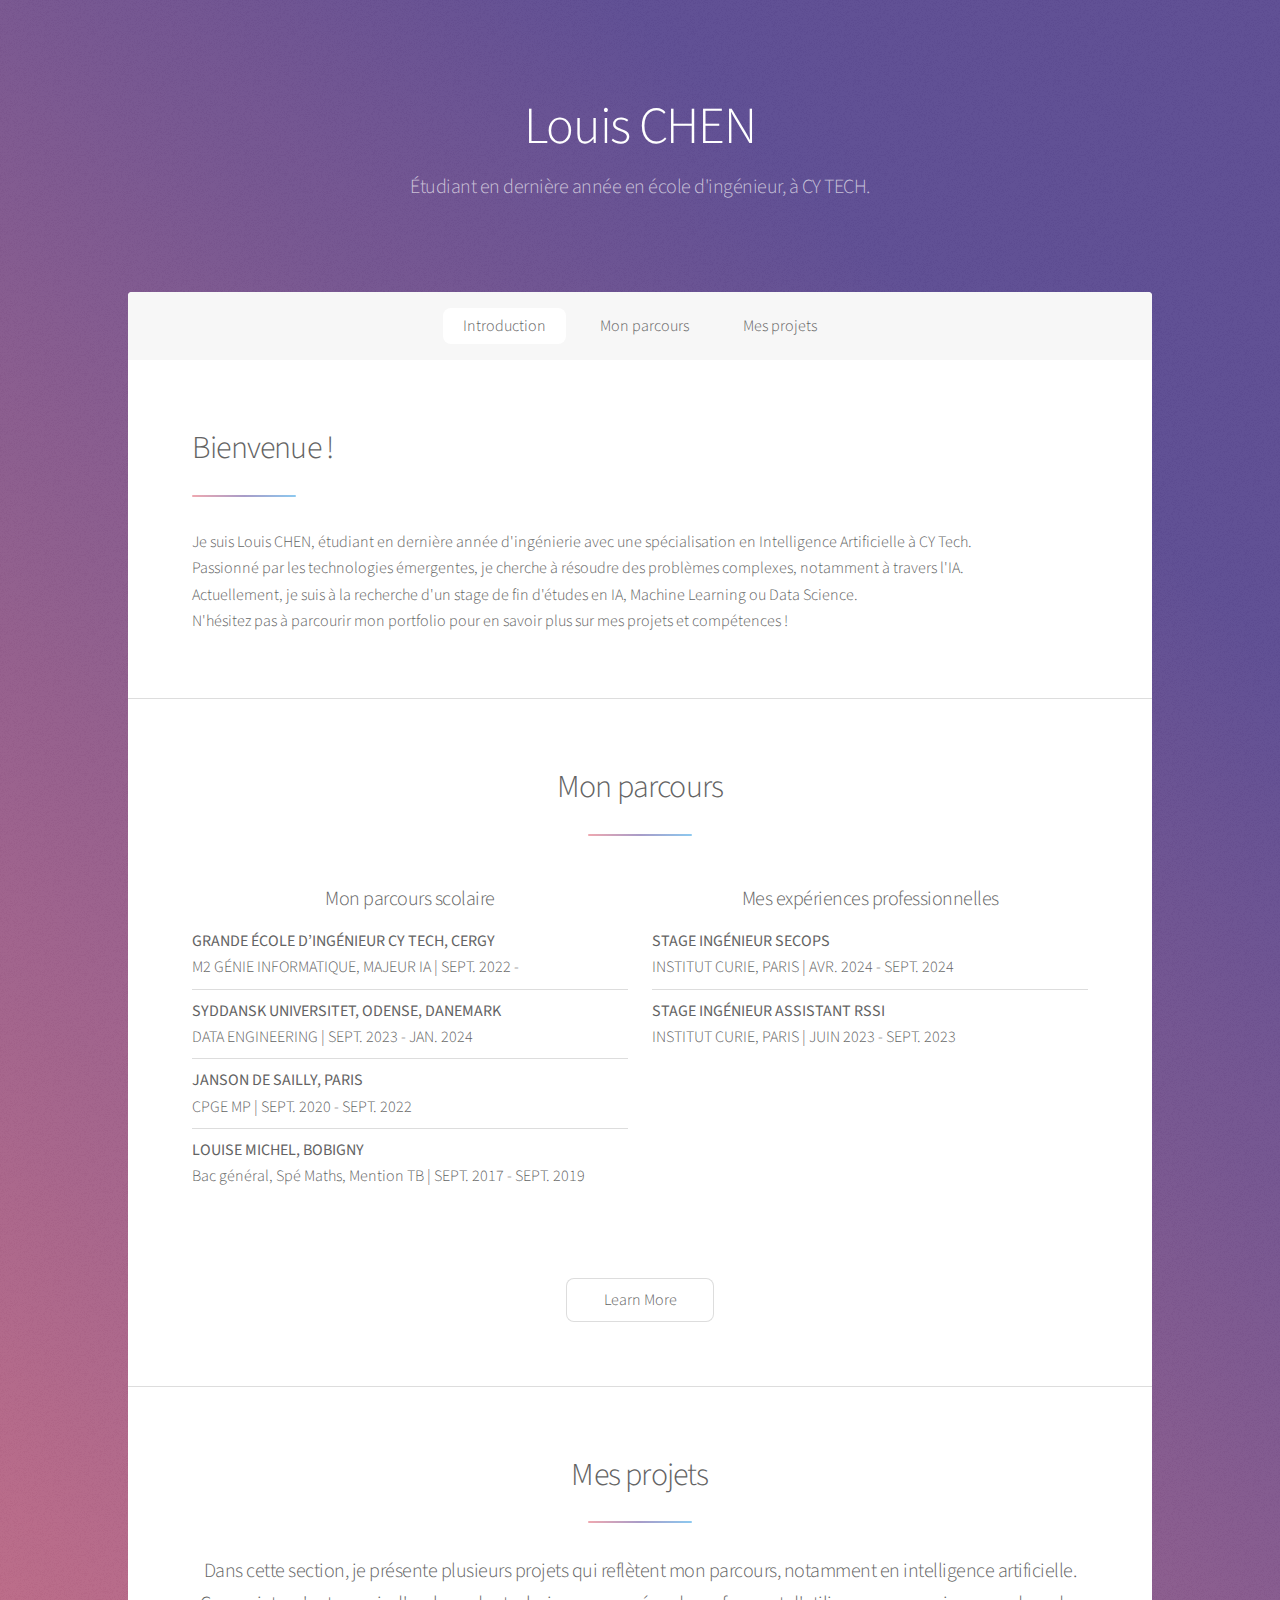
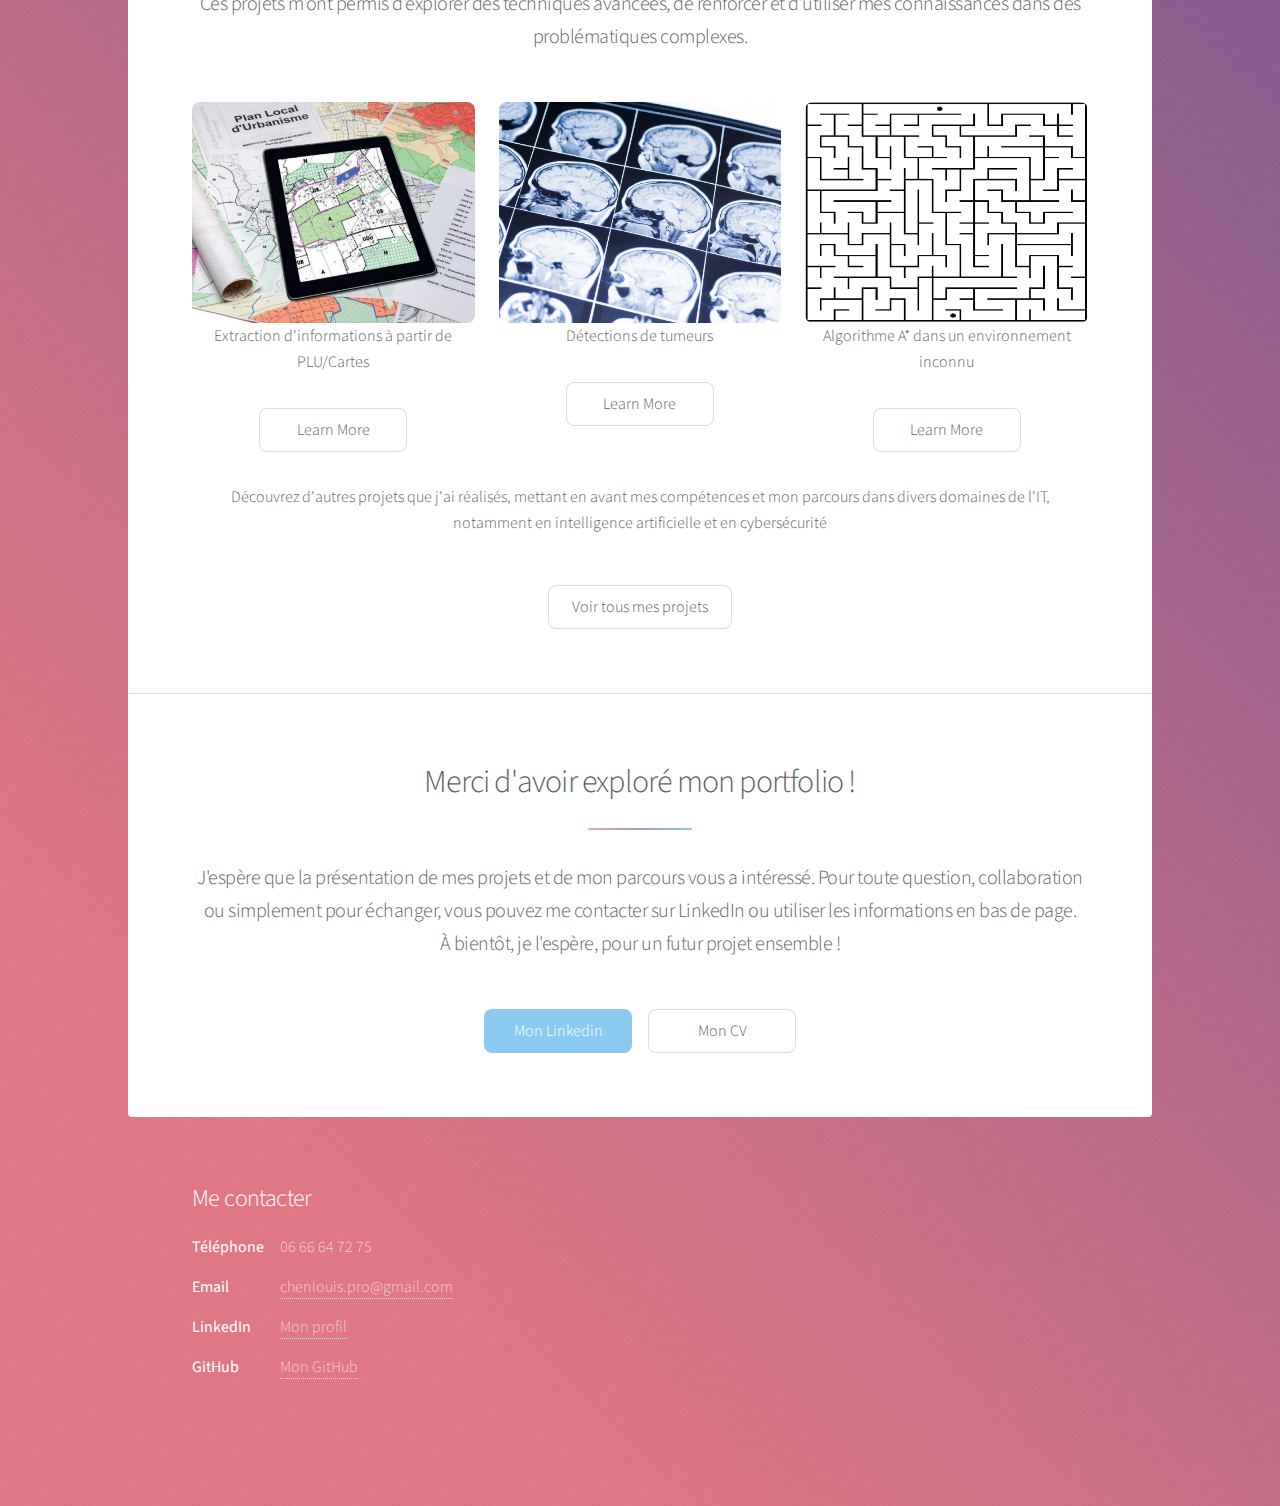
<file: index.html>
<!DOCTYPE HTML>
<!--
	Stellar by HTML5 UP
	html5up.net | @ajlkn
	Free for personal and commercial use under the CCA 3.0 license (html5up.net/license)
-->
<html>
	<head>
		<title>Stellar by HTML5 UP</title>
		<meta charset="utf-8" />
		<meta name="viewport" content="width=device-width, initial-scale=1, user-scalable=no" />
		<link rel="stylesheet" href="assets/css/main.css" />
		<noscript><link rel="stylesheet" href="assets/css/noscript.css" /></noscript>
	</head>
	<body class="is-preload">

		<!-- Wrapper -->
			<div id="wrapper">

				<!-- Header -->
					<header id="header" class="alt">
						<h1>Louis CHEN</h1>
						<p>Étudiant en dernière année en école d'ingénieur, à CY TECH.</p>
					</header>

				<!-- Nav -->
					<nav id="nav">
						<ul>
							<li><a href="#intro" class="active">Introduction</a></li>
							<li><a href="#first">Mon parcours</a></li>
							<li><a href="#second">Mes projets</a></li>
						</ul>
					</nav>

				<!-- Main -->
					<div id="main">

						<!-- Introduction -->
							<section id="intro" class="main">
								<div class="spotlight">
									<div class="content">
										<header class="major">
											<h2>Bienvenue !</h2>
										</header>
										<p>Je suis Louis CHEN, étudiant en dernière année d'ingénierie avec une spécialisation en Intelligence Artificielle à CY Tech.<br />
											Passionné par les technologies émergentes, je cherche à résoudre des problèmes complexes, notamment à travers l'IA. <br />
											Actuellement, je suis à la recherche d'un stage de fin d'études en IA, Machine Learning ou Data Science.<br />
											N'hésitez pas à parcourir mon portfolio pour en savoir plus sur mes projets et compétences !
										</p>
										<!-- <ul class="actions">
											<li><a href="generic.html" class="button">Learn More</a></li>
										</ul> -->
									</div>
									<!-- <span class="image"><img src="images/pic01.jpg" alt="" /></span> -->
								</div>
							</section>

						<!-- First Section -->
							<section id="first" class="main special">
								<header class="major">
									<h2>Mon parcours</h2>
								</header>
								<!-- <ul class="features">
									<li>
										<span class="icon solid major style1 fa-code"></span>
										<h3>Ipsum consequat</h3>
										<p>Sed lorem amet ipsum dolor et amet nullam consequat a feugiat consequat tempus veroeros sed consequat.</p>
									</li>
									<li>
										<span class="icon major style3 fa-copy"></span>
										<h3>Amed sed feugiat</h3>
										<p>Sed lorem amet ipsum dolor et amet nullam consequat a feugiat consequat tempus veroeros sed consequat.</p>
									</li>
									<li>
										<span class="icon major style5 fa-gem"></span>
										<h3>Dolor nullam</h3>
										<p>Sed lorem amet ipsum dolor et amet nullam consequat a feugiat consequat tempus veroeros sed consequat.</p>
									</li>
								</ul> -->
								<div class="row">
									<div class="col-6 col-12-medium">
										<h3>Mon parcours scolaire</h3>
										<ul class="alt", style="text-align: left;">
											<li><b>GRANDE ÉCOLE D’INGÉNIEUR CY TECH, CERGY</b> <br> M2 GÉNIE INFORMATIQUE, MAJEUR IA | SEPT. 2022 - </li>
											<li><b>SYDDANSK UNIVERSITET, ODENSE, DANEMARK</b> <br> DATA ENGINEERING | SEPT. 2023 - JAN. 2024</li>
											<li><b>JANSON DE SAILLY, PARIS</b> <br> CPGE MP | SEPT. 2020 - SEPT. 2022</li>
											<li><b>LOUISE MICHEL, BOBIGNY</b> <br> Bac général, Spé Maths, Mention TB | SEPT. 2017 - SEPT. 2019</li>
										</ul>
									</div>
									<div class="col-6 col-12-medium">
										<h3>Mes expériences professionnelles</h3>
										<ul class="alt", style="text-align: left;">
											<li><b>STAGE INGÉNIEUR SECOPS</b> <br> INSTITUT CURIE, PARIS | AVR. 2024 - SEPT. 2024</li>
											<li><b>STAGE INGÉNIEUR ASSISTANT RSSI </b> <br> INSTITUT CURIE, PARIS | JUIN 2023 - SEPT. 2023</li>
										</ul>
									</div>
								</div>
								<footer class="major">
									<ul class="actions special">
										<li><a href="parcours.html" class="button">Learn More</a></li>
									</ul>
								</footer>
							</section>

						<!-- Second Section -->
							<section id="second" class="main special">
								<header class="major">
									<h2>Mes projets</h2>
									<p>Dans cette section, je présente plusieurs projets qui reflètent mon parcours, notamment en intelligence artificielle.<br />
									Ces projets m'ont permis d'explorer des techniques avancées, de renforcer et d'utiliser mes connaissances dans des problématiques complexes.</p>
								</header>
								<!-- <ul class="statistics">
									<li class="style1">
										<span class="icon solid fa-code-branch"></span>
										<strong>5,120</strong> Etiam
									</li>
									<li class="style2">
										<span class="icon fa-folder-open"></span>
										<strong>8,192</strong> Magna
									</li>
									<li class="style3">
										<span class="icon solid fa-signal"></span>
										<strong>2,048</strong> Tempus
									</li>
									<li class="style4">
										<span class="icon solid fa-laptop"></span>
										<strong>4,096</strong> Aliquam
									</li>
									<li class="style5">
										<span class="icon fa-gem"></span>
										<strong>1,024</strong> Nullam
									</li>
								</ul> -->
								<div class="box alt">
									<div class="row gtr-uniform">
										<div class="col-4"><div class="image-container"><span class="image fit"><img src="images/plu.png" alt="" /><div class="overlay">Extraction d'informations à partir de PLU/Cartes</div></span><a href="projets.html#plu-section" class="button">Learn More</a></div></div>
										<div class="col-4"><div class="image-container"><span class="image fit"><img src="images/tumeurs.jpg" alt="" /><div class="overlay">Détections de tumeurs</div></span><a href="projets.html#tumor-section" class="button">Learn More</a></div></div>
										<div class="col-4"><div class="image-container"><span class="image fit"><img src="images/maze.png" alt="" /><div class="overlay">Algorithme A* dans un environnement inconnu</div></span><a href="projets.html#astar-section" class="button">Learn More</a></div></div>
									</div>
								</div>
								<!-- <p class="content">Nam elementum nisl et mi a commodo porttitor. Morbi sit amet nisl eu arcu faucibus hendrerit vel a risus. Nam a orci mi, elementum ac arcu sit amet, fermentum pellentesque et purus. Integer maximus varius lorem, sed convallis diam accumsan sed. Etiam porttitor placerat sapien, sed eleifend a enim pulvinar faucibus semper quis ut arcu. Ut non nisl a mollis est efficitur vestibulum. Integer eget purus nec nulla mattis et accumsan ut magna libero. Morbi auctor iaculis porttitor. Sed ut magna ac risus et hendrerit scelerisque. Praesent eleifend lacus in lectus aliquam porta. Cras eu ornare dui curabitur lacinia.</p> -->
								<p>Découvrez d'autres projets que j'ai réalisés, mettant en avant mes compétences et mon parcours dans divers domaines de l'IT, notamment en intelligence artificielle et en cybersécurité</p>
								<footer class="major">
									<ul class="actions special">
										<li><a href="projets.html" class="button">Voir tous mes projets</a></li>
									</ul>
								</footer>
							</section>

						<!-- Get Started -->
							<section id="cta" class="main special">
								<header class="major">
									<h2>Merci d'avoir exploré mon portfolio !</h2>
									<p>J'espère que la présentation de mes projets et de mon parcours vous a intéressé. Pour toute question, collaboration ou simplement pour échanger, vous pouvez me contacter sur LinkedIn ou utiliser les informations en bas de page.<br />
									À bientôt, je l'espère, pour un futur projet ensemble !</p>
								</header>
								<footer class="major">
									<ul class="actions special">
										<li><a href="https://www.linkedin.com/in/louis-chen-cy/" class="button primary" target="_blank">Mon Linkedin</a></li>
										<li><a href="images/CV.pdf" class="button" download="CV.pdf">Mon CV</a></li>
									</ul>
								</footer>
							</section>

					</div>

				<!-- Footer -->
					<footer id="footer">
						<section>
							<h2>Me contacter</h2>
							<dl class="alt">
								<dt>Téléphone</dt>
								<dd>06 66 64 72 75</dd>
								<dt>Email</dt>
								<dd><a href="mailto:chenlouis.pro@gmail.com">chenlouis.pro@gmail.com</a></dd>
								<dt>LinkedIn</dt>
								<dd><a href="https://www.linkedin.com/in/louis-chen-cy/" target="_blank">Mon profil</a></dd>
								<dt>GitHub</dt>
								<dd><a href="https://github.com/MiraiLouis" target="_blank">Mon GitHub</a></dd>
							</dl>
							<!-- <ul class="icons">
								<li><a href="#" class="icon brands fa-twitter alt"><span class="label">Twitter</span></a></li>
								<li><a href="#" class="icon brands fa-facebook-f alt"><span class="label">Facebook</span></a></li>
								<li><a href="#" class="icon brands fa-instagram alt"><span class="label">Instagram</span></a></li>
								<li><a href="#" class="icon brands fa-github alt"><span class="label">GitHub</span></a></li>
								<li><a href="#" class="icon brands fa-dribbble alt"><span class="label">Dribbble</span></a></li>
							</ul> -->
						</section>
						<!-- <p class="copyright">&copy; Untitled. Design: <a href="https://html5up.net">HTML5 UP</a>.</p> -->
					</footer>

			</div>

		<!-- Scripts -->
			<script src="assets/js/jquery.min.js"></script>
			<script src="assets/js/jquery.scrollex.min.js"></script>
			<script src="assets/js/jquery.scrolly.min.js"></script>
			<script src="assets/js/browser.min.js"></script>
			<script src="assets/js/breakpoints.min.js"></script>
			<script src="assets/js/util.js"></script>
			<script src="assets/js/main.js"></script>

	</body>
</html>
</file>
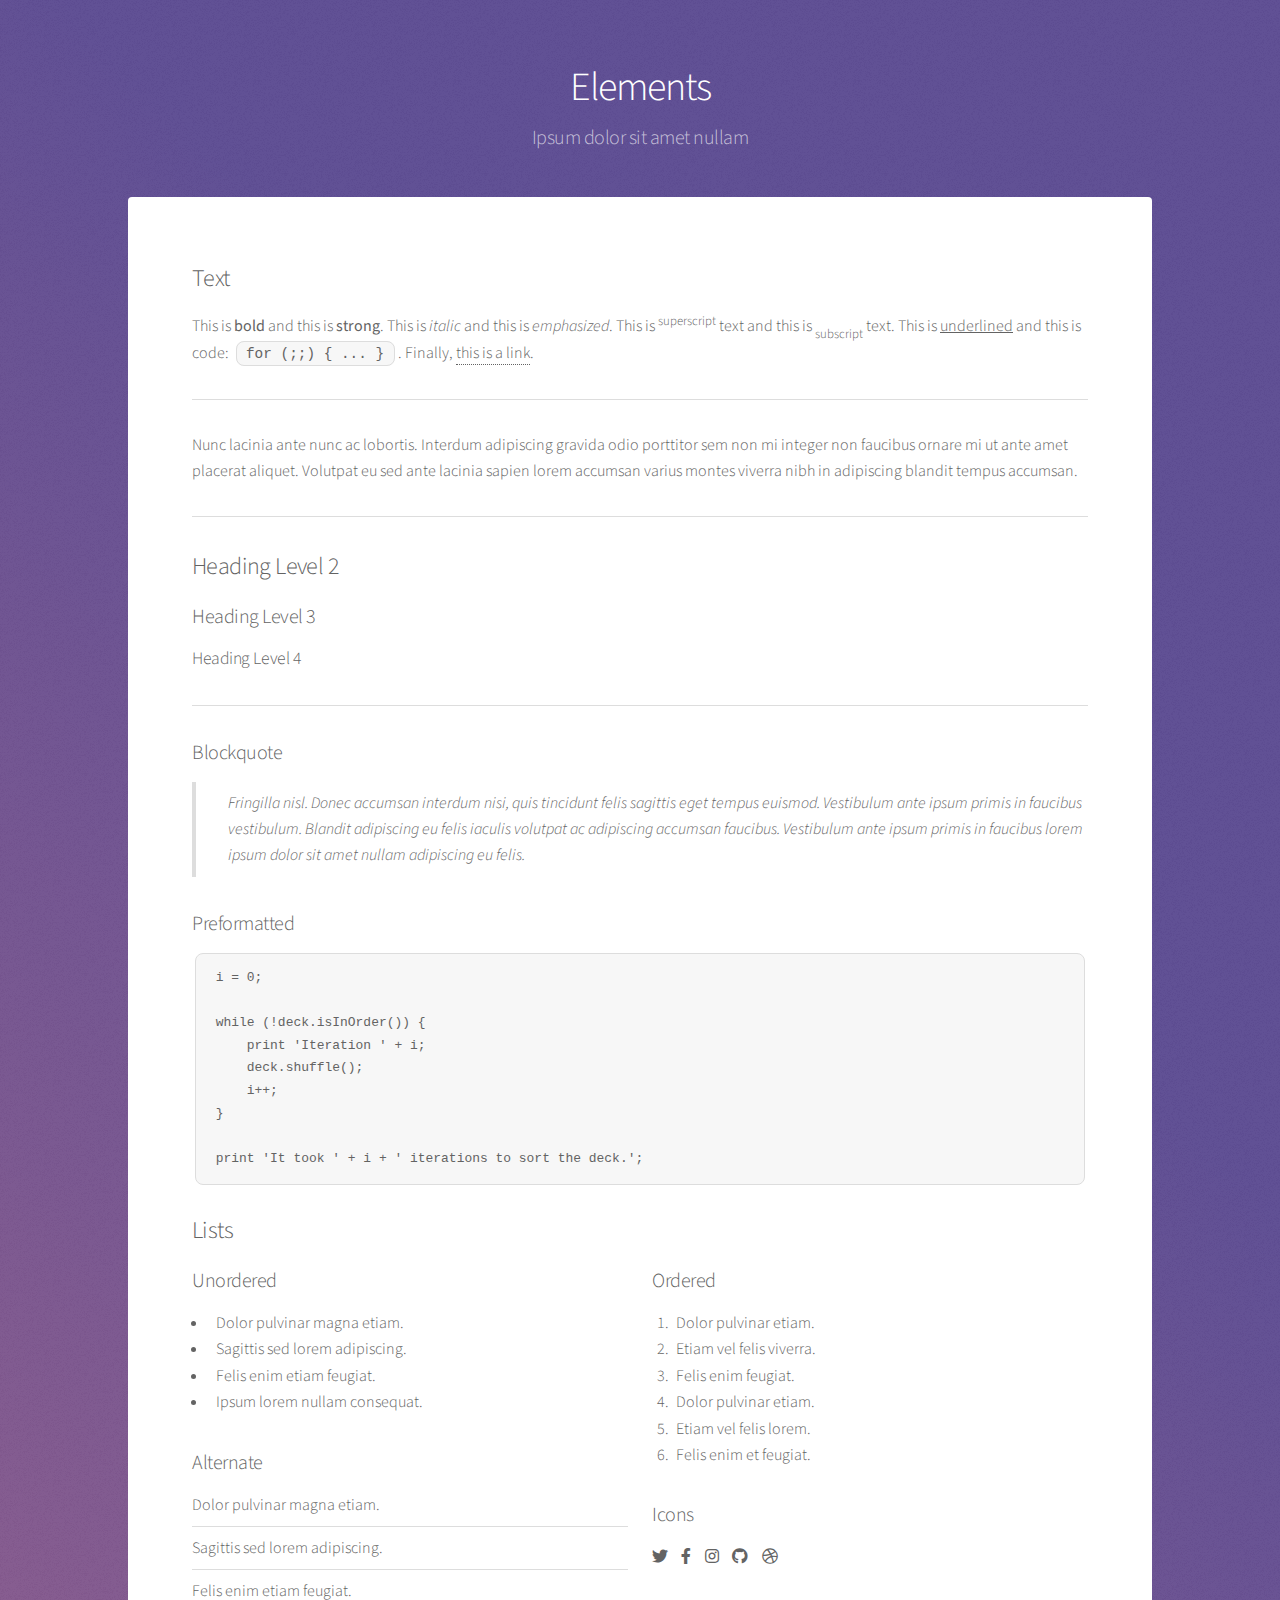
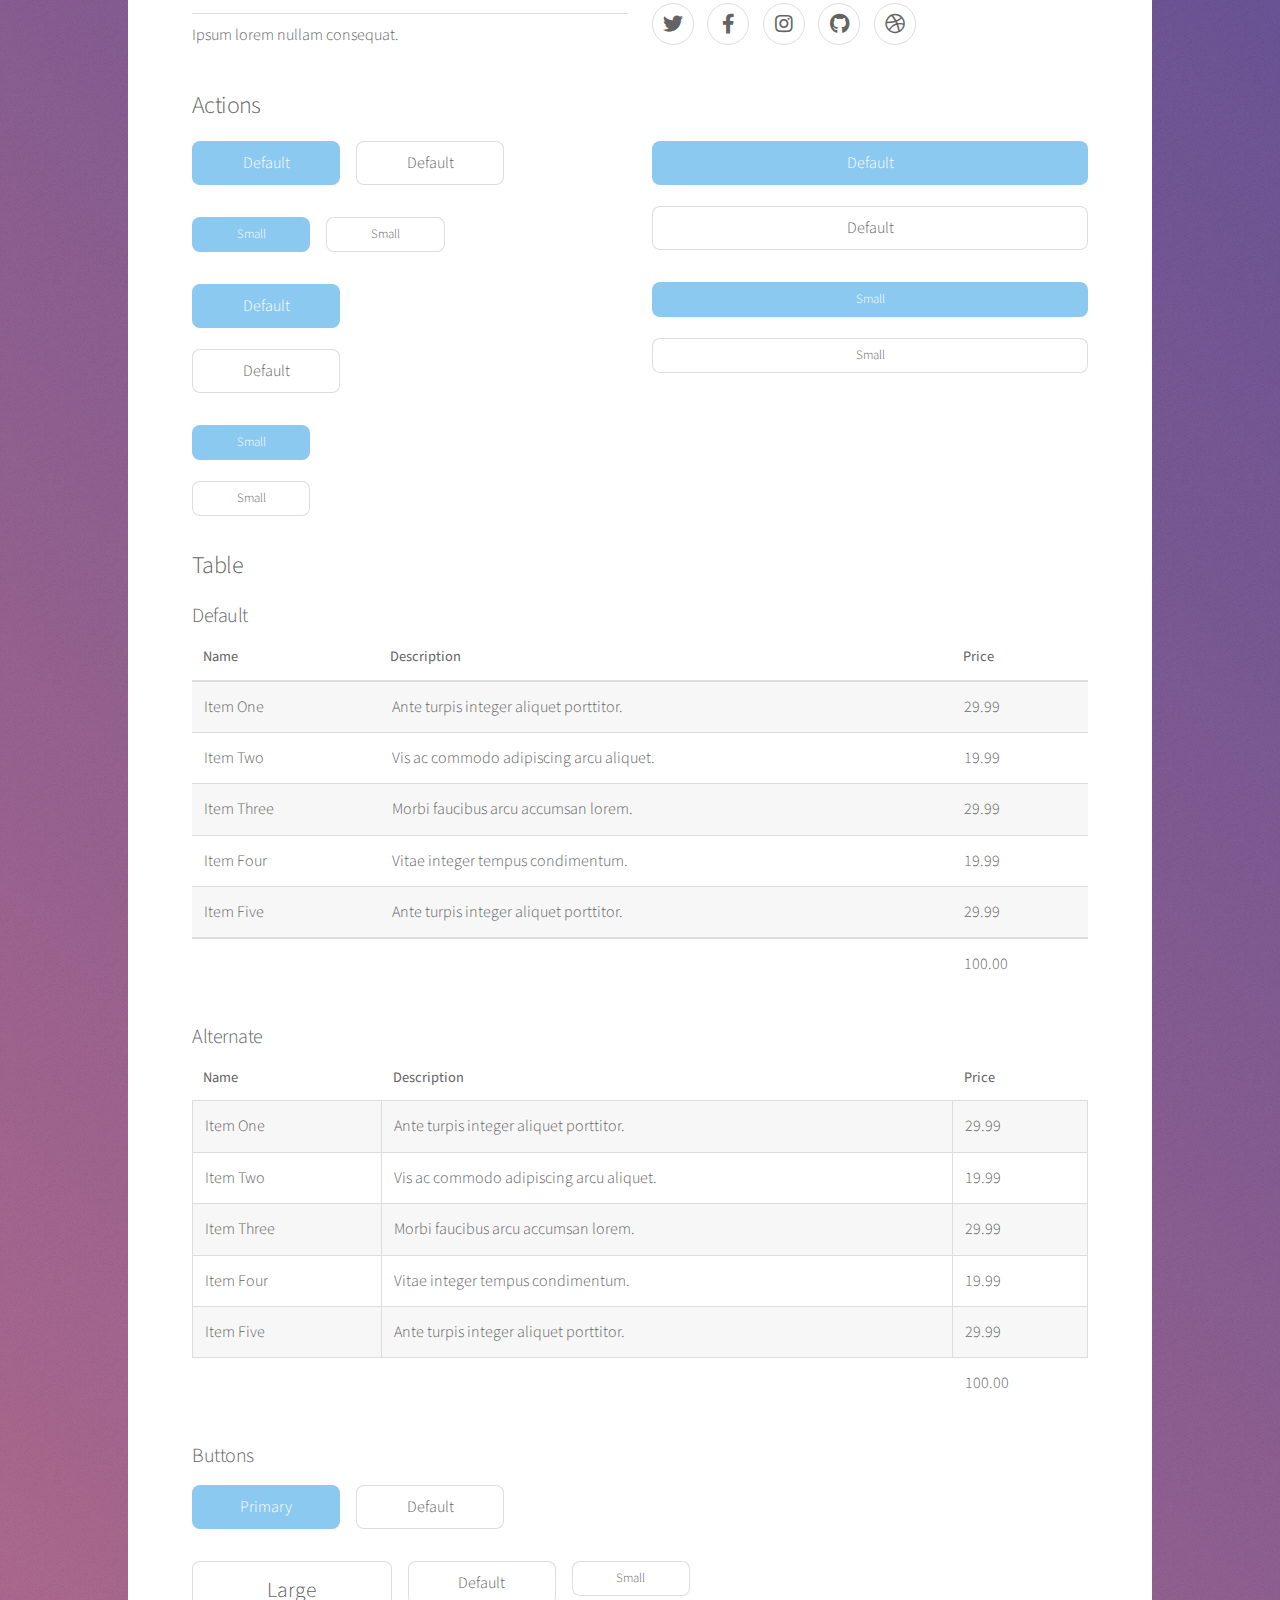
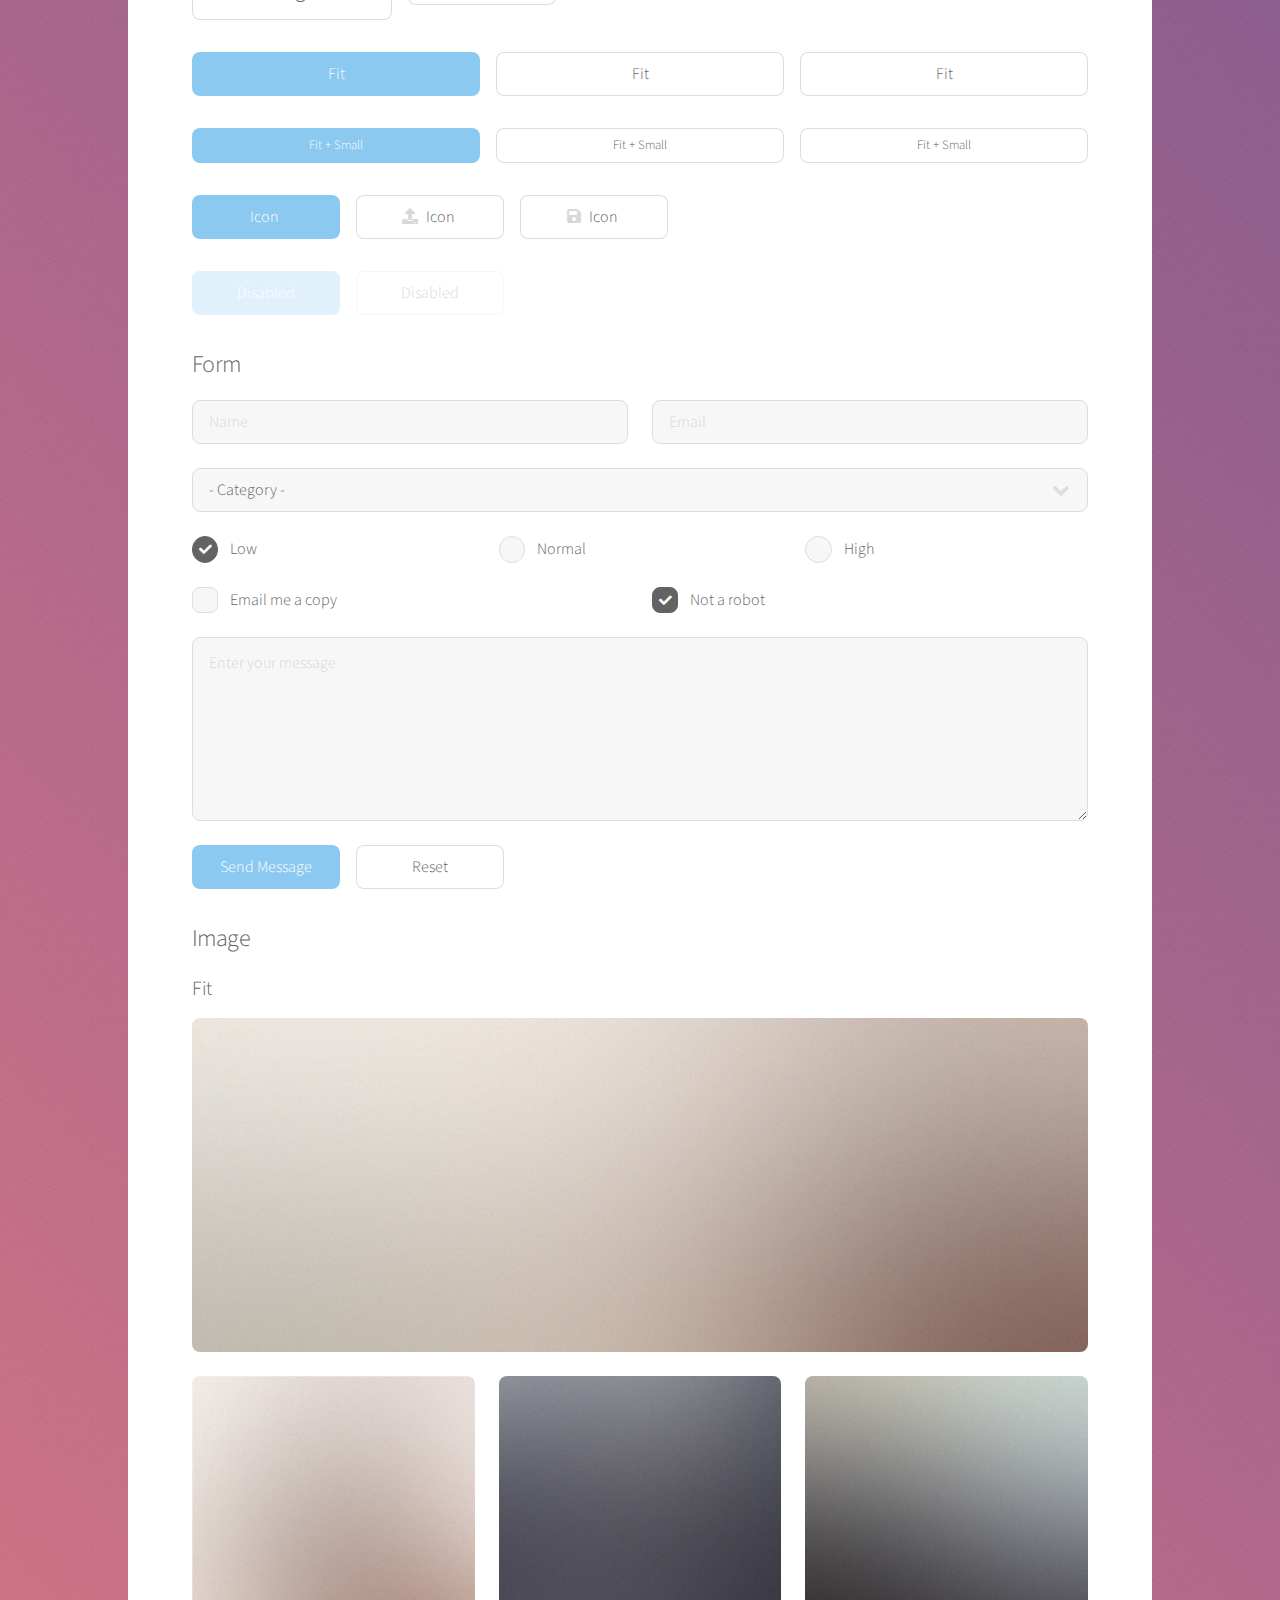
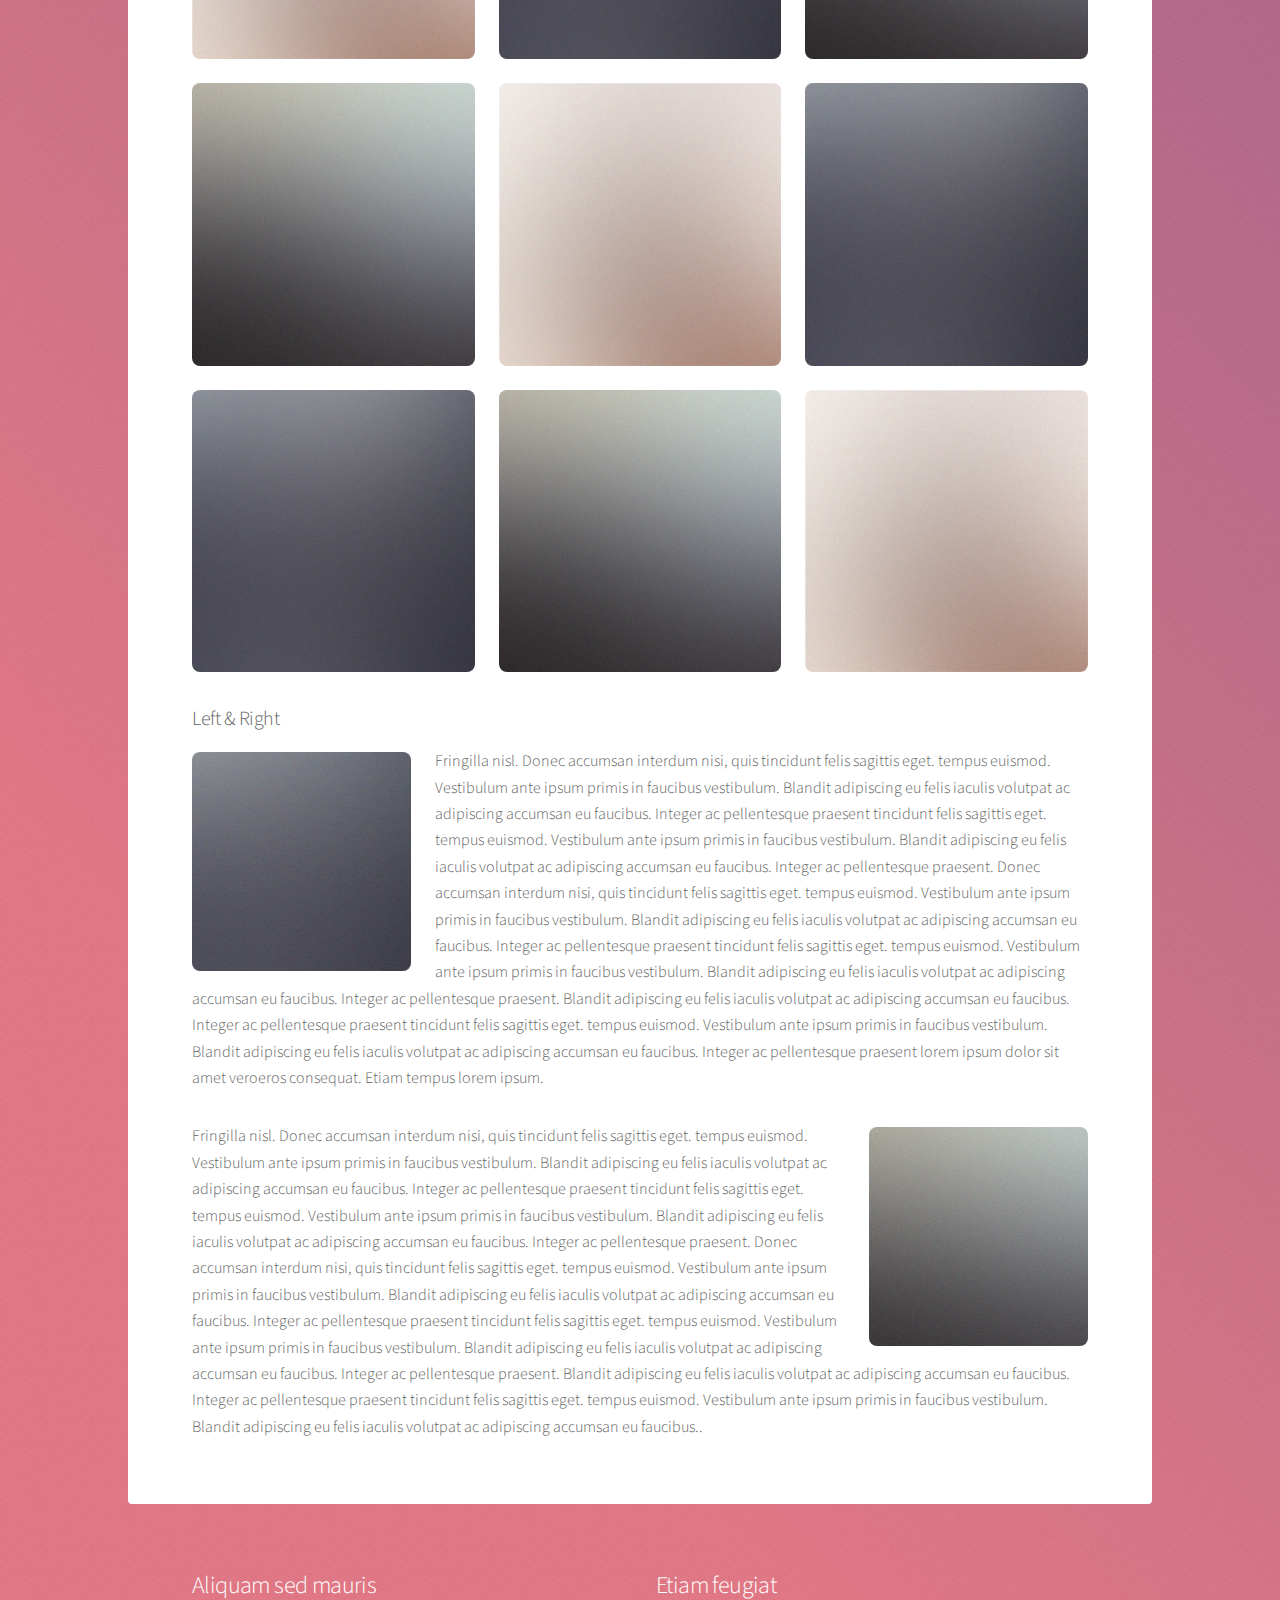
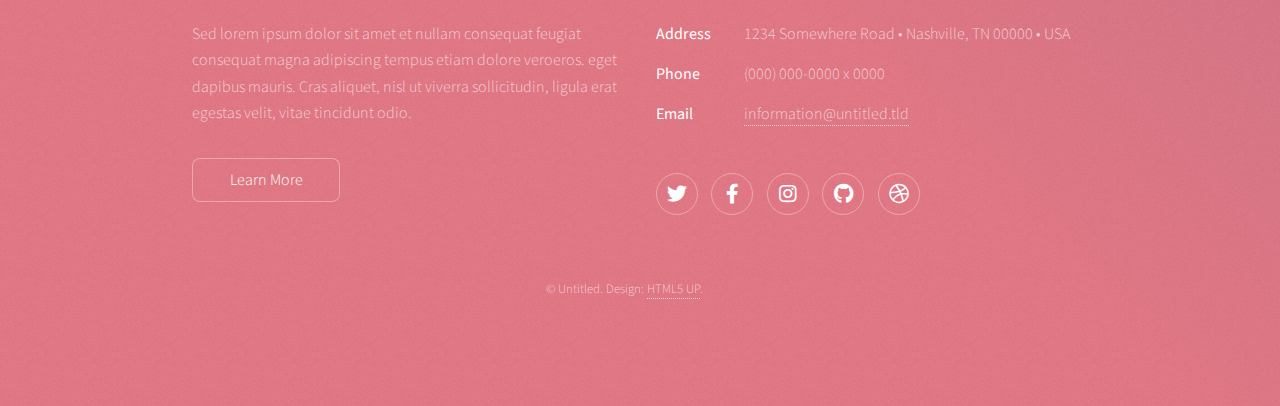
<file: elements.html>
<!DOCTYPE HTML>
<!--
	Stellar by HTML5 UP
	html5up.net | @ajlkn
	Free for personal and commercial use under the CCA 3.0 license (html5up.net/license)
-->
<html>
	<head>
		<title>Elements - Stellar by HTML5 UP</title>
		<meta charset="utf-8" />
		<meta name="viewport" content="width=device-width, initial-scale=1, user-scalable=no" />
		<link rel="stylesheet" href="assets/css/main.css" />
		<noscript><link rel="stylesheet" href="assets/css/noscript.css" /></noscript>
	</head>
	<body class="is-preload">

		<!-- Wrapper -->
			<div id="wrapper">

				<!-- Header -->
					<header id="header">
						<h1>Elements</h1>
						<p>Ipsum dolor sit amet nullam</p>
					</header>

				<!-- Main -->
					<div id="main">

						<!-- Content -->
							<section id="content" class="main">

								<!-- Text -->
									<section>
										<h2>Text</h2>
										<p>This is <b>bold</b> and this is <strong>strong</strong>. This is <i>italic</i> and this is <em>emphasized</em>.
										This is <sup>superscript</sup> text and this is <sub>subscript</sub> text.
										This is <u>underlined</u> and this is code: <code>for (;;) { ... }</code>. Finally, <a href="#">this is a link</a>.</p>
										<hr />
										<p>Nunc lacinia ante nunc ac lobortis. Interdum adipiscing gravida odio porttitor sem non mi integer non faucibus ornare mi ut ante amet placerat aliquet. Volutpat eu sed ante lacinia sapien lorem accumsan varius montes viverra nibh in adipiscing blandit tempus accumsan.</p>
										<hr />
										<h2>Heading Level 2</h2>
										<h3>Heading Level 3</h3>
										<h4>Heading Level 4</h4>
										<hr />
										<h3>Blockquote</h3>
										<blockquote>Fringilla nisl. Donec accumsan interdum nisi, quis tincidunt felis sagittis eget tempus euismod. Vestibulum ante ipsum primis in faucibus vestibulum. Blandit adipiscing eu felis iaculis volutpat ac adipiscing accumsan faucibus. Vestibulum ante ipsum primis in faucibus lorem ipsum dolor sit amet nullam adipiscing eu felis.</blockquote>
										<h3>Preformatted</h3>
										<pre><code>i = 0;

while (!deck.isInOrder()) {
    print 'Iteration ' + i;
    deck.shuffle();
    i++;
}

print 'It took ' + i + ' iterations to sort the deck.';</code></pre>
									</section>

								<!-- Lists -->
									<section>
										<h2>Lists</h2>
										<div class="row">
											<div class="col-6 col-12-medium">
												<h3>Unordered</h3>
												<ul>
													<li>Dolor pulvinar magna etiam.</li>
													<li>Sagittis sed lorem adipiscing.</li>
													<li>Felis enim etiam feugiat.</li>
													<li>Ipsum lorem nullam consequat.</li>
												</ul>
												<h3>Alternate</h3>
												<ul class="alt">
													<li>Dolor pulvinar magna etiam.</li>
													<li>Sagittis sed lorem adipiscing.</li>
													<li>Felis enim etiam feugiat.</li>
													<li>Ipsum lorem nullam consequat.</li>
												</ul>
											</div>
											<div class="col-6 col-12-medium">
												<h3>Ordered</h3>
												<ol>
													<li>Dolor pulvinar etiam.</li>
													<li>Etiam vel felis viverra.</li>
													<li>Felis enim feugiat.</li>
													<li>Dolor pulvinar etiam.</li>
													<li>Etiam vel felis lorem.</li>
													<li>Felis enim et feugiat.</li>
												</ol>
												<h3>Icons</h3>
												<ul class="icons">
													<li><a href="#" class="icon brands fa-twitter"><span class="label">Twitter</span></a></li>
													<li><a href="#" class="icon brands fa-facebook-f"><span class="label">Facebook</span></a></li>
													<li><a href="#" class="icon brands fa-instagram"><span class="label">Instagram</span></a></li>
													<li><a href="#" class="icon brands fa-github"><span class="label">GitHub</span></a></li>
													<li><a href="#" class="icon brands fa-dribbble"><span class="label">Dribbble</span></a></li>
												</ul>
												<ul class="icons">
													<li><a href="#" class="icon brands alt fa-twitter"><span class="label">Twitter</span></a></li>
													<li><a href="#" class="icon brands alt fa-facebook-f"><span class="label">Facebook</span></a></li>
													<li><a href="#" class="icon brands alt fa-instagram"><span class="label">Instagram</span></a></li>
													<li><a href="#" class="icon brands alt fa-github"><span class="label">GitHub</span></a></li>
													<li><a href="#" class="icon brands alt fa-dribbble"><span class="label">Dribbble</span></a></li>
												</ul>
											</div>
										</div>
										<h2>Actions</h2>
										<div class="row">
											<div class="col-6 col-12-medium">
												<ul class="actions">
													<li><a href="#" class="button primary">Default</a></li>
													<li><a href="#" class="button">Default</a></li>
												</ul>
												<ul class="actions small">
													<li><a href="#" class="button primary small">Small</a></li>
													<li><a href="#" class="button small">Small</a></li>
												</ul>
												<ul class="actions stacked">
													<li><a href="#" class="button primary">Default</a></li>
													<li><a href="#" class="button">Default</a></li>
												</ul>
												<ul class="actions stacked">
													<li><a href="#" class="button primary small">Small</a></li>
													<li><a href="#" class="button small">Small</a></li>
												</ul>
											</div>
											<div class="col-6 col-12-medium">
												<ul class="actions stacked">
													<li><a href="#" class="button primary fit">Default</a></li>
													<li><a href="#" class="button fit">Default</a></li>
												</ul>
												<ul class="actions stacked">
													<li><a href="#" class="button primary small fit">Small</a></li>
													<li><a href="#" class="button small fit">Small</a></li>
												</ul>
											</div>
										</div>
									</section>

								<!-- Table -->
									<section>
										<h2>Table</h2>
										<h3>Default</h3>
										<div class="table-wrapper">
											<table>
												<thead>
													<tr>
														<th>Name</th>
														<th>Description</th>
														<th>Price</th>
													</tr>
												</thead>
												<tbody>
													<tr>
														<td>Item One</td>
														<td>Ante turpis integer aliquet porttitor.</td>
														<td>29.99</td>
													</tr>
													<tr>
														<td>Item Two</td>
														<td>Vis ac commodo adipiscing arcu aliquet.</td>
														<td>19.99</td>
													</tr>
													<tr>
														<td>Item Three</td>
														<td> Morbi faucibus arcu accumsan lorem.</td>
														<td>29.99</td>
													</tr>
													<tr>
														<td>Item Four</td>
														<td>Vitae integer tempus condimentum.</td>
														<td>19.99</td>
													</tr>
													<tr>
														<td>Item Five</td>
														<td>Ante turpis integer aliquet porttitor.</td>
														<td>29.99</td>
													</tr>
												</tbody>
												<tfoot>
													<tr>
														<td colspan="2"></td>
														<td>100.00</td>
													</tr>
												</tfoot>
											</table>
										</div>

										<h3>Alternate</h3>
										<div class="table-wrapper">
											<table class="alt">
												<thead>
													<tr>
														<th>Name</th>
														<th>Description</th>
														<th>Price</th>
													</tr>
												</thead>
												<tbody>
													<tr>
														<td>Item One</td>
														<td>Ante turpis integer aliquet porttitor.</td>
														<td>29.99</td>
													</tr>
													<tr>
														<td>Item Two</td>
														<td>Vis ac commodo adipiscing arcu aliquet.</td>
														<td>19.99</td>
													</tr>
													<tr>
														<td>Item Three</td>
														<td> Morbi faucibus arcu accumsan lorem.</td>
														<td>29.99</td>
													</tr>
													<tr>
														<td>Item Four</td>
														<td>Vitae integer tempus condimentum.</td>
														<td>19.99</td>
													</tr>
													<tr>
														<td>Item Five</td>
														<td>Ante turpis integer aliquet porttitor.</td>
														<td>29.99</td>
													</tr>
												</tbody>
												<tfoot>
													<tr>
														<td colspan="2"></td>
														<td>100.00</td>
													</tr>
												</tfoot>
											</table>
										</div>
									</section>

								<!-- Buttons -->
									<section>
										<h3>Buttons</h3>
										<ul class="actions">
											<li><a href="#" class="button primary">Primary</a></li>
											<li><a href="#" class="button">Default</a></li>
										</ul>
										<ul class="actions">
											<li><a href="#" class="button large">Large</a></li>
											<li><a href="#" class="button">Default</a></li>
											<li><a href="#" class="button small">Small</a></li>
										</ul>
										<ul class="actions fit">
											<li><a href="#" class="button primary fit">Fit</a></li>
											<li><a href="#" class="button fit">Fit</a></li>
											<li><a href="#" class="button fit">Fit</a></li>
										</ul>
										<ul class="actions fit small">
											<li><a href="#" class="button primary fit small">Fit + Small</a></li>
											<li><a href="#" class="button fit small">Fit + Small</a></li>
											<li><a href="#" class="button fit small">Fit + Small</a></li>
										</ul>
										<ul class="actions">
											<li><a href="#" class="button primary icon solidfa-download">Icon</a></li>
											<li><a href="#" class="button icon solid fa-upload">Icon</a></li>
											<li><a href="#" class="button icon solid fa-save">Icon</a></li>
										</ul>
										<ul class="actions">
											<li><span class="button primary disabled">Disabled</span></li>
											<li><span class="button disabled">Disabled</span></li>
										</ul>
									</section>

								<!-- Form -->
									<section>
										<h2>Form</h2>
										<form method="post" action="#">
											<div class="row gtr-uniform">
												<div class="col-6 col-12-xsmall">
													<input type="text" name="demo-name" id="demo-name" value="" placeholder="Name" />
												</div>
												<div class="col-6 col-12-xsmall">
													<input type="email" name="demo-email" id="demo-email" value="" placeholder="Email" />
												</div>
												<div class="col-12">
													<select name="demo-category" id="demo-category">
														<option value="">- Category -</option>
														<option value="1">Manufacturing</option>
														<option value="1">Shipping</option>
														<option value="1">Administration</option>
														<option value="1">Human Resources</option>
													</select>
												</div>
												<div class="col-4 col-12-small">
													<input type="radio" id="demo-priority-low" name="demo-priority" checked>
													<label for="demo-priority-low">Low</label>
												</div>
												<div class="col-4 col-12-small">
													<input type="radio" id="demo-priority-normal" name="demo-priority">
													<label for="demo-priority-normal">Normal</label>
												</div>
												<div class="col-4 col-12-small">
													<input type="radio" id="demo-priority-high" name="demo-priority">
													<label for="demo-priority-high">High</label>
												</div>
												<div class="col-6 col-12-small">
													<input type="checkbox" id="demo-copy" name="demo-copy">
													<label for="demo-copy">Email me a copy</label>
												</div>
												<div class="col-6 col-12-small">
													<input type="checkbox" id="demo-human" name="demo-human" checked>
													<label for="demo-human">Not a robot</label>
												</div>
												<div class="col-12">
													<textarea name="demo-message" id="demo-message" placeholder="Enter your message" rows="6"></textarea>
												</div>
												<div class="col-12">
													<ul class="actions">
														<li><input type="submit" value="Send Message" class="primary" /></li>
														<li><input type="reset" value="Reset" /></li>
													</ul>
												</div>
											</div>
										</form>
									</section>

								<!-- Image -->
									<section>
										<h2>Image</h2>
										<h3>Fit</h3>
										<div class="box alt">
											<div class="row gtr-uniform">
												<div class="col-12"><span class="image fit"><img src="images/pic04.jpg" alt="" /></span></div>
												<div class="col-4"><span class="image fit"><img src="images/pic01.jpg" alt="" /></span></div>
												<div class="col-4"><span class="image fit"><img src="images/pic02.jpg" alt="" /></span></div>
												<div class="col-4"><span class="image fit"><img src="images/pic03.jpg" alt="" /></span></div>
												<div class="col-4"><span class="image fit"><img src="images/pic03.jpg" alt="" /></span></div>
												<div class="col-4"><span class="image fit"><img src="images/pic01.jpg" alt="" /></span></div>
												<div class="col-4"><span class="image fit"><img src="images/pic02.jpg" alt="" /></span></div>
												<div class="col-4"><span class="image fit"><img src="images/pic02.jpg" alt="" /></span></div>
												<div class="col-4"><span class="image fit"><img src="images/pic03.jpg" alt="" /></span></div>
												<div class="col-4"><span class="image fit"><img src="images/pic01.jpg" alt="" /></span></div>
											</div>
										</div>
										<h3>Left &amp; Right</h3>
										<p><span class="image left"><img src="images/pic05.jpg" alt="" /></span>Fringilla nisl. Donec accumsan interdum nisi, quis tincidunt felis sagittis eget. tempus euismod. Vestibulum ante ipsum primis in faucibus vestibulum. Blandit adipiscing eu felis iaculis volutpat ac adipiscing accumsan eu faucibus. Integer ac pellentesque praesent tincidunt felis sagittis eget. tempus euismod. Vestibulum ante ipsum primis in faucibus vestibulum. Blandit adipiscing eu felis iaculis volutpat ac adipiscing accumsan eu faucibus. Integer ac pellentesque praesent. Donec accumsan interdum nisi, quis tincidunt felis sagittis eget. tempus euismod. Vestibulum ante ipsum primis in faucibus vestibulum. Blandit adipiscing eu felis iaculis volutpat ac adipiscing accumsan eu faucibus. Integer ac pellentesque praesent tincidunt felis sagittis eget. tempus euismod. Vestibulum ante ipsum primis in faucibus vestibulum. Blandit adipiscing eu felis iaculis volutpat ac adipiscing accumsan eu faucibus. Integer ac pellentesque praesent. Blandit adipiscing eu felis iaculis volutpat ac adipiscing accumsan eu faucibus. Integer ac pellentesque praesent tincidunt felis sagittis eget. tempus euismod. Vestibulum ante ipsum primis in faucibus vestibulum. Blandit adipiscing eu felis iaculis volutpat ac adipiscing accumsan eu faucibus. Integer ac pellentesque praesent lorem ipsum dolor sit amet veroeros consequat. Etiam tempus lorem ipsum.</p>
										<p><span class="image right"><img src="images/pic06.jpg" alt="" /></span>Fringilla nisl. Donec accumsan interdum nisi, quis tincidunt felis sagittis eget. tempus euismod. Vestibulum ante ipsum primis in faucibus vestibulum. Blandit adipiscing eu felis iaculis volutpat ac adipiscing accumsan eu faucibus. Integer ac pellentesque praesent tincidunt felis sagittis eget. tempus euismod. Vestibulum ante ipsum primis in faucibus vestibulum. Blandit adipiscing eu felis iaculis volutpat ac adipiscing accumsan eu faucibus. Integer ac pellentesque praesent. Donec accumsan interdum nisi, quis tincidunt felis sagittis eget. tempus euismod. Vestibulum ante ipsum primis in faucibus vestibulum. Blandit adipiscing eu felis iaculis volutpat ac adipiscing accumsan eu faucibus. Integer ac pellentesque praesent tincidunt felis sagittis eget. tempus euismod. Vestibulum ante ipsum primis in faucibus vestibulum. Blandit adipiscing eu felis iaculis volutpat ac adipiscing accumsan eu faucibus. Integer ac pellentesque praesent. Blandit adipiscing eu felis iaculis volutpat ac adipiscing accumsan eu faucibus. Integer ac pellentesque praesent tincidunt felis sagittis eget. tempus euismod. Vestibulum ante ipsum primis in faucibus vestibulum. Blandit adipiscing eu felis iaculis volutpat ac adipiscing accumsan eu faucibus..</p>
									</section>

							</section>

					</div>

				<!-- Footer -->
					<footer id="footer">
						<section>
							<h2>Aliquam sed mauris</h2>
							<p>Sed lorem ipsum dolor sit amet et nullam consequat feugiat consequat magna adipiscing tempus etiam dolore veroeros. eget dapibus mauris. Cras aliquet, nisl ut viverra sollicitudin, ligula erat egestas velit, vitae tincidunt odio.</p>
							<ul class="actions">
								<li><a href="#" class="button">Learn More</a></li>
							</ul>
						</section>
						<section>
							<h2>Etiam feugiat</h2>
							<dl class="alt">
								<dt>Address</dt>
								<dd>1234 Somewhere Road &bull; Nashville, TN 00000 &bull; USA</dd>
								<dt>Phone</dt>
								<dd>(000) 000-0000 x 0000</dd>
								<dt>Email</dt>
								<dd><a href="#">information@untitled.tld</a></dd>
							</dl>
							<ul class="icons">
								<li><a href="#" class="icon brands fa-twitter alt"><span class="label">Twitter</span></a></li>
								<li><a href="#" class="icon brands fa-facebook-f alt"><span class="label">Facebook</span></a></li>
								<li><a href="#" class="icon brands fa-instagram alt"><span class="label">Instagram</span></a></li>
								<li><a href="#" class="icon brands fa-github alt"><span class="label">GitHub</span></a></li>
								<li><a href="#" class="icon brands fa-dribbble alt"><span class="label">Dribbble</span></a></li>
							</ul>
						</section>
						<p class="copyright">&copy; Untitled. Design: <a href="https://html5up.net">HTML5 UP</a>.</p>
					</footer>

			</div>

		<!-- Scripts -->
			<script src="assets/js/jquery.min.js"></script>
			<script src="assets/js/jquery.scrollex.min.js"></script>
			<script src="assets/js/jquery.scrolly.min.js"></script>
			<script src="assets/js/browser.min.js"></script>
			<script src="assets/js/breakpoints.min.js"></script>
			<script src="assets/js/util.js"></script>
			<script src="assets/js/main.js"></script>

	</body>
</html>
</file>
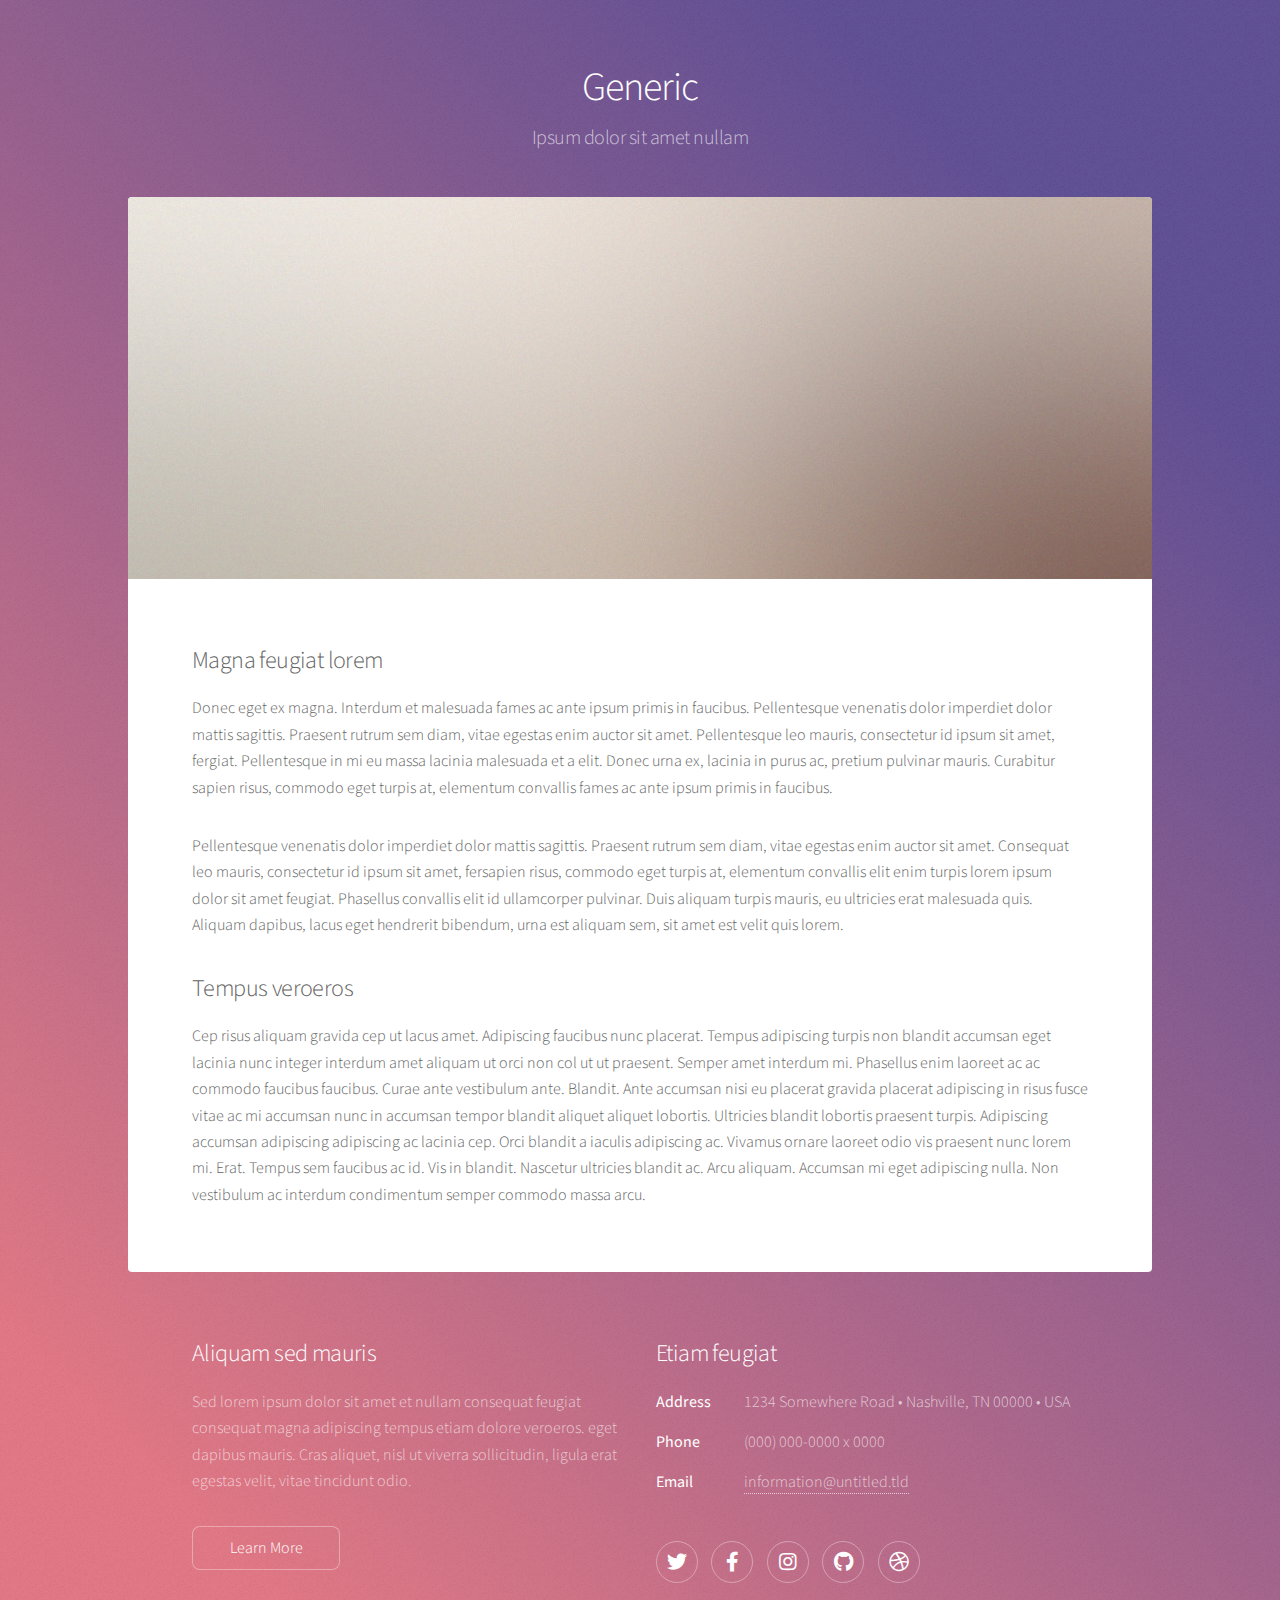
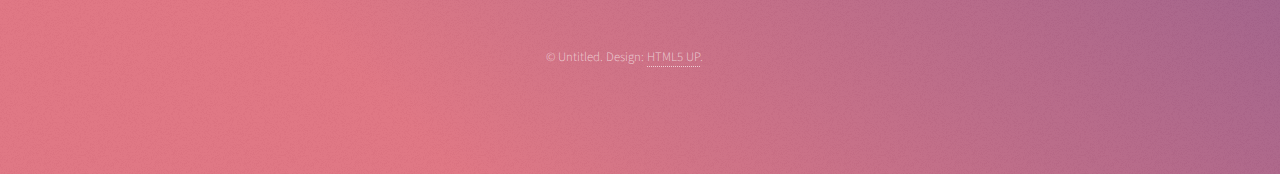
<file: generic.html>
<!DOCTYPE HTML>
<!--
	Stellar by HTML5 UP
	html5up.net | @ajlkn
	Free for personal and commercial use under the CCA 3.0 license (html5up.net/license)
-->
<html>
	<head>
		<title>Generic - Stellar by HTML5 UP</title>
		<meta charset="utf-8" />
		<meta name="viewport" content="width=device-width, initial-scale=1, user-scalable=no" />
		<link rel="stylesheet" href="assets/css/main.css" />
		<noscript><link rel="stylesheet" href="assets/css/noscript.css" /></noscript>
	</head>
	<body class="is-preload">

		<!-- Wrapper -->
			<div id="wrapper">

				<!-- Header -->
					<header id="header">
						<h1>Generic</h1>
						<p>Ipsum dolor sit amet nullam</p>
					</header>

				<!-- Main -->
					<div id="main">

						<!-- Content -->
							<section id="content" class="main">
								<span class="image main"><img src="images/pic04.jpg" alt="" /></span>
								<h2>Magna feugiat lorem</h2>
								<p>Donec eget ex magna. Interdum et malesuada fames ac ante ipsum primis in faucibus. Pellentesque venenatis dolor imperdiet dolor mattis sagittis. Praesent rutrum sem diam, vitae egestas enim auctor sit amet. Pellentesque leo mauris, consectetur id ipsum sit amet, fergiat. Pellentesque in mi eu massa lacinia malesuada et a elit. Donec urna ex, lacinia in purus ac, pretium pulvinar mauris. Curabitur sapien risus, commodo eget turpis at, elementum convallis fames ac ante ipsum primis in faucibus.</p>
								<p>Pellentesque venenatis dolor imperdiet dolor mattis sagittis. Praesent rutrum sem diam, vitae egestas enim auctor sit amet. Consequat leo mauris, consectetur id ipsum sit amet, fersapien risus, commodo eget turpis at, elementum convallis elit enim turpis lorem ipsum dolor sit amet feugiat. Phasellus convallis elit id ullamcorper pulvinar. Duis aliquam turpis mauris, eu ultricies erat malesuada quis. Aliquam dapibus, lacus eget hendrerit bibendum, urna est aliquam sem, sit amet est velit quis lorem.</p>
								<h2>Tempus veroeros</h2>
								<p>Cep risus aliquam gravida cep ut lacus amet. Adipiscing faucibus nunc placerat. Tempus adipiscing turpis non blandit accumsan eget lacinia nunc integer interdum amet aliquam ut orci non col ut ut praesent. Semper amet interdum mi. Phasellus enim laoreet ac ac commodo faucibus faucibus. Curae ante vestibulum ante. Blandit. Ante accumsan nisi eu placerat gravida placerat adipiscing in risus fusce vitae ac mi accumsan nunc in accumsan tempor blandit aliquet aliquet lobortis. Ultricies blandit lobortis praesent turpis. Adipiscing accumsan adipiscing adipiscing ac lacinia cep. Orci blandit a iaculis adipiscing ac. Vivamus ornare laoreet odio vis praesent nunc lorem mi. Erat. Tempus sem faucibus ac id. Vis in blandit. Nascetur ultricies blandit ac. Arcu aliquam. Accumsan mi eget adipiscing nulla. Non vestibulum ac interdum condimentum semper commodo massa arcu.</p>
							</section>

					</div>

				<!-- Footer -->
					<footer id="footer">
						<section>
							<h2>Aliquam sed mauris</h2>
							<p>Sed lorem ipsum dolor sit amet et nullam consequat feugiat consequat magna adipiscing tempus etiam dolore veroeros. eget dapibus mauris. Cras aliquet, nisl ut viverra sollicitudin, ligula erat egestas velit, vitae tincidunt odio.</p>
							<ul class="actions">
								<li><a href="#" class="button">Learn More</a></li>
							</ul>
						</section>
						<section>
							<h2>Etiam feugiat</h2>
							<dl class="alt">
								<dt>Address</dt>
								<dd>1234 Somewhere Road &bull; Nashville, TN 00000 &bull; USA</dd>
								<dt>Phone</dt>
								<dd>(000) 000-0000 x 0000</dd>
								<dt>Email</dt>
								<dd><a href="#">information@untitled.tld</a></dd>
							</dl>
							<ul class="icons">
								<li><a href="#" class="icon brands fa-twitter alt"><span class="label">Twitter</span></a></li>
								<li><a href="#" class="icon brands fa-facebook-f alt"><span class="label">Facebook</span></a></li>
								<li><a href="#" class="icon brands fa-instagram alt"><span class="label">Instagram</span></a></li>
								<li><a href="#" class="icon brands fa-github alt"><span class="label">GitHub</span></a></li>
								<li><a href="#" class="icon brands fa-dribbble alt"><span class="label">Dribbble</span></a></li>
							</ul>
						</section>
						<p class="copyright">&copy; Untitled. Design: <a href="https://html5up.net">HTML5 UP</a>.</p>
					</footer>

			</div>

		<!-- Scripts -->
			<script src="assets/js/jquery.min.js"></script>
			<script src="assets/js/jquery.scrollex.min.js"></script>
			<script src="assets/js/jquery.scrolly.min.js"></script>
			<script src="assets/js/browser.min.js"></script>
			<script src="assets/js/breakpoints.min.js"></script>
			<script src="assets/js/util.js"></script>
			<script src="assets/js/main.js"></script>

	</body>
</html>
</file>
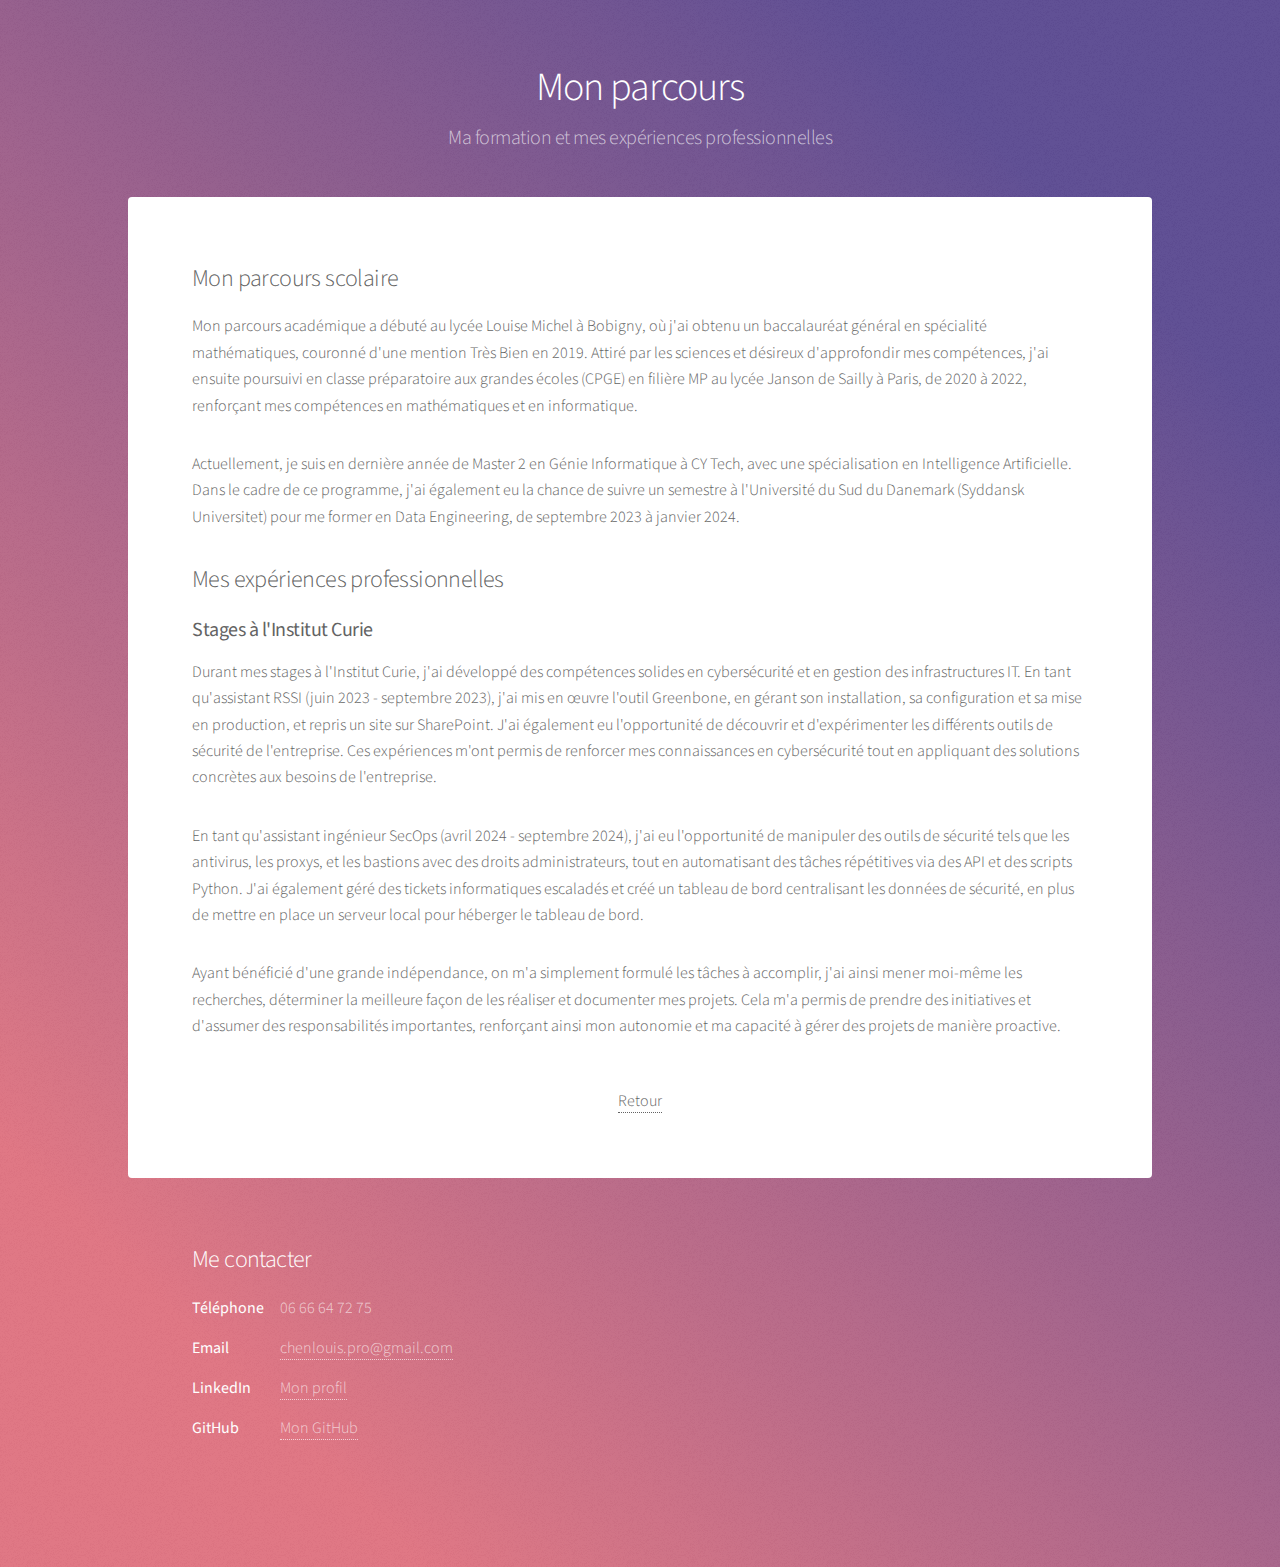
<file: parcours.html>
<!DOCTYPE HTML>
<!--
	Stellar by HTML5 UP
	html5up.net | @ajlkn
	Free for personal and commercial use under the CCA 3.0 license (html5up.net/license)
-->
<html>
	<head>
		<title>Mon parcours</title>
		<meta charset="utf-8" />
		<meta name="viewport" content="width=device-width, initial-scale=1, user-scalable=no" />
		<link rel="stylesheet" href="assets/css/main.css" />
		<noscript><link rel="stylesheet" href="assets/css/noscript.css" /></noscript>
	</head>
	<body class="is-preload">

		<!-- Wrapper -->
			<div id="wrapper">

				<!-- Header -->
					<header id="header">
						<h1><a href="index.html" style="text-decoration: none; color: inherit; border-bottom: none;">Mon parcours</a></h1>
						<p>Ma formation et mes expériences professionnelles</p>
					</header>

				<!-- Main -->
					<div id="main">

						<!-- Content -->
							<section id="content" class="main">
								<h2>Mon parcours scolaire</h2>
								<p>Mon parcours académique a débuté au lycée Louise Michel à Bobigny, où j'ai obtenu un baccalauréat général en spécialité mathématiques, couronné d'une mention Très Bien en 2019. Attiré par les sciences et désireux d'approfondir mes compétences, j'ai ensuite poursuivi en classe préparatoire aux grandes écoles (CPGE) en filière MP au lycée Janson de Sailly à Paris, de 2020 à 2022, renforçant mes compétences en mathématiques et en informatique.</p> 
								<p>Actuellement, je suis en dernière année de Master 2 en Génie Informatique à CY Tech, avec une spécialisation en Intelligence Artificielle. Dans le cadre de ce programme, j'ai également eu la chance de suivre un semestre à l'Université du Sud du Danemark (Syddansk Universitet) pour me former en Data Engineering, de septembre 2023 à janvier 2024.</p>
								<!-- <p>Pellentesque venenatis dolor imperdiet dolor mattis sagittis. Praesent rutrum sem diam, vitae egestas enim auctor sit amet. Consequat leo mauris, consectetur id ipsum sit amet, fersapien risus, commodo eget turpis at, elementum convallis elit enim turpis lorem ipsum dolor sit amet feugiat. Phasellus convallis elit id ullamcorper pulvinar. Duis aliquam turpis mauris, eu ultricies erat malesuada quis. Aliquam dapibus, lacus eget hendrerit bibendum, urna est aliquam sem, sit amet est velit quis lorem.</p> -->
								<h2>Mes expériences professionnelles</h2>
								<h3><strong>Stages à l'Institut Curie</strong></h3>
								<p>Durant mes stages à l'Institut Curie, j'ai développé des compétences solides en cybersécurité et en gestion des infrastructures IT. 
									En tant qu'assistant RSSI (juin 2023 - septembre 2023), j'ai mis en œuvre l'outil Greenbone, en gérant son installation, sa configuration et sa mise en production, et repris un site sur SharePoint. J'ai également eu l'opportunité de découvrir et d'expérimenter les différents outils de sécurité de l'entreprise. Ces expériences m'ont permis de renforcer mes connaissances en cybersécurité tout en appliquant des solutions concrètes aux besoins de l'entreprise.</p>
								<p>En tant qu'assistant ingénieur SecOps (avril 2024 - septembre 2024), j'ai eu l'opportunité de manipuler des outils de sécurité tels que les antivirus, les proxys, et les bastions avec des droits administrateurs, tout en automatisant des tâches répétitives via des API et des scripts Python. J'ai également géré des tickets informatiques escaladés et créé un tableau de bord centralisant les données de sécurité, en plus de mettre en place un serveur local pour héberger le tableau de bord. </p>
								<p>Ayant bénéficié d'une grande indépendance, on m'a simplement formulé les tâches à accomplir, j'ai ainsi mener moi-même les recherches, déterminer la meilleure façon de les réaliser et documenter mes projets. Cela m'a permis de prendre des initiatives et d'assumer des responsabilités importantes, renforçant ainsi mon autonomie et ma capacité à gérer des projets de manière proactive.</p>
								<footer class="major">
									<ul class="actions special">
										<li><a href="index.html" style=" color: inherit;">Retour</a></li>
									</ul>
								</footer>
							</section>
							

					</div>

				<!-- Footer -->
				<footer id="footer">
					<section>
						<h2>Me contacter</h2>
						<dl class="alt">
							<dt>Téléphone</dt>
							<dd>06 66 64 72 75</dd>
							<dt>Email</dt>
							<dd><a href="mailto:chenlouis.pro@gmail.com">chenlouis.pro@gmail.com</a></dd>
							<dt>LinkedIn</dt>
							<dd><a href="https://www.linkedin.com/in/louis-chen-cy/" target="_blank">Mon profil</a></dd>
							<dt>GitHub</dt>
							<dd><a href="https://github.com/MiraiLouis" target="_blank">Mon GitHub</a></dd>
						</dl>
						<!-- <ul class="icons">
							<li><a href="#" class="icon brands fa-twitter alt"><span class="label">Twitter</span></a></li>
							<li><a href="#" class="icon brands fa-facebook-f alt"><span class="label">Facebook</span></a></li>
							<li><a href="#" class="icon brands fa-instagram alt"><span class="label">Instagram</span></a></li>
							<li><a href="#" class="icon brands fa-github alt"><span class="label">GitHub</span></a></li>
							<li><a href="#" class="icon brands fa-dribbble alt"><span class="label">Dribbble</span></a></li>
						</ul> -->
					</section>
					<!-- <p class="copyright">&copy; Untitled. Design: <a href="https://html5up.net">HTML5 UP</a>.</p> -->
				</footer>


			</div>

		<!-- Scripts -->
			<script src="assets/js/jquery.min.js"></script>
			<script src="assets/js/jquery.scrollex.min.js"></script>
			<script src="assets/js/jquery.scrolly.min.js"></script>
			<script src="assets/js/browser.min.js"></script>
			<script src="assets/js/breakpoints.min.js"></script>
			<script src="assets/js/util.js"></script>
			<script src="assets/js/main.js"></script>

	</body>
</html>
</file>
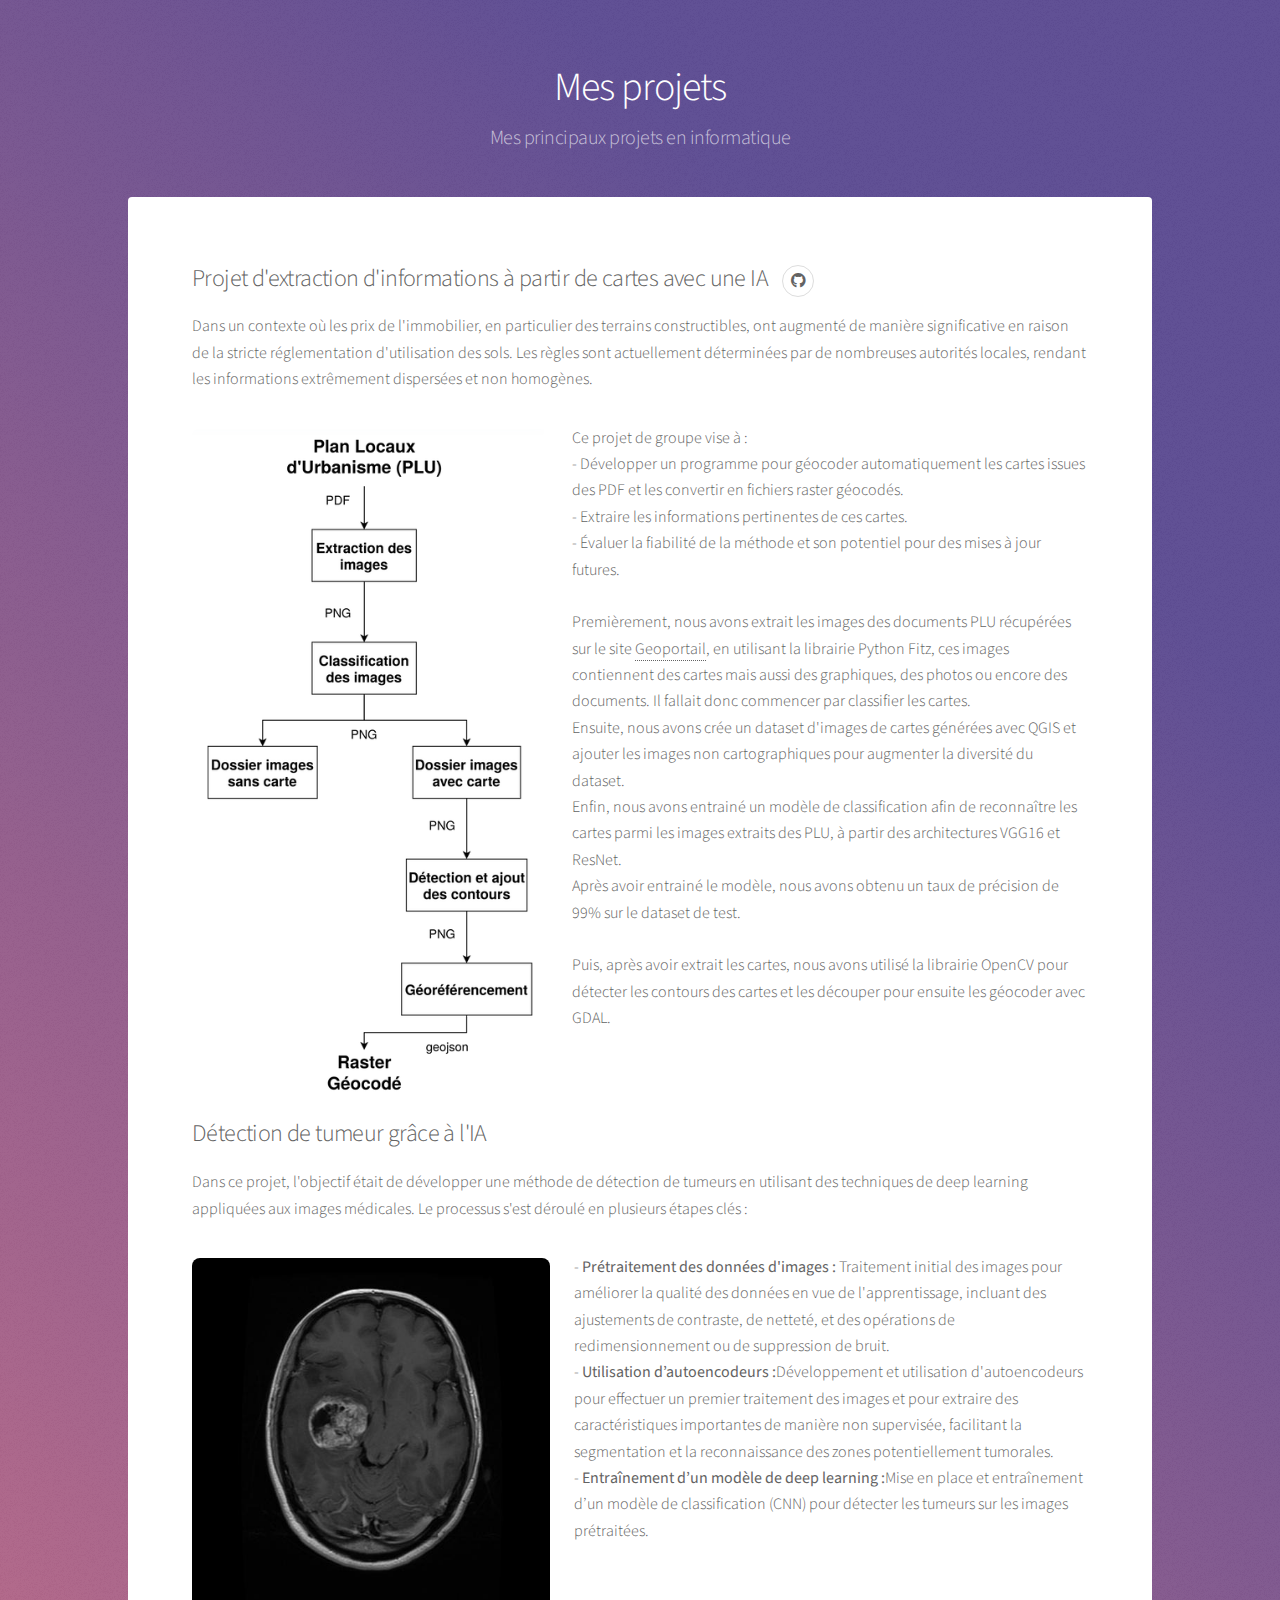
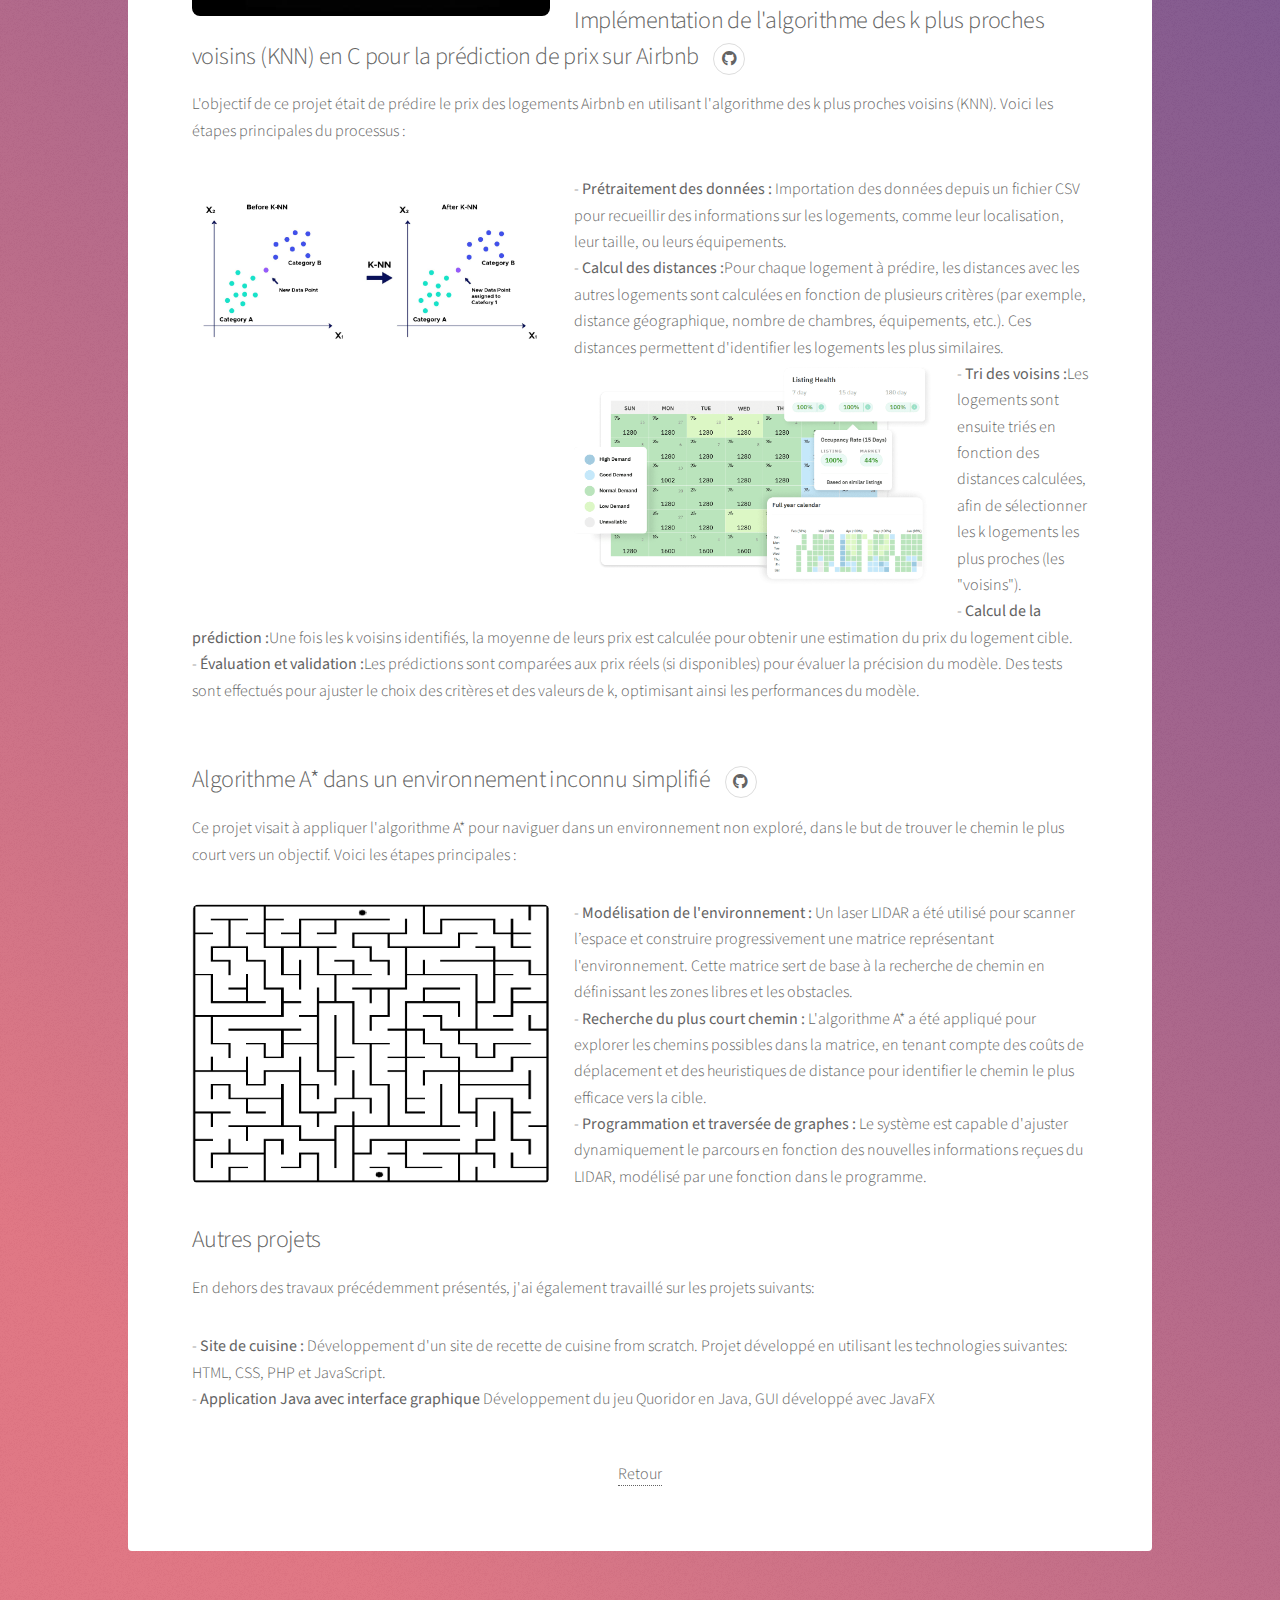
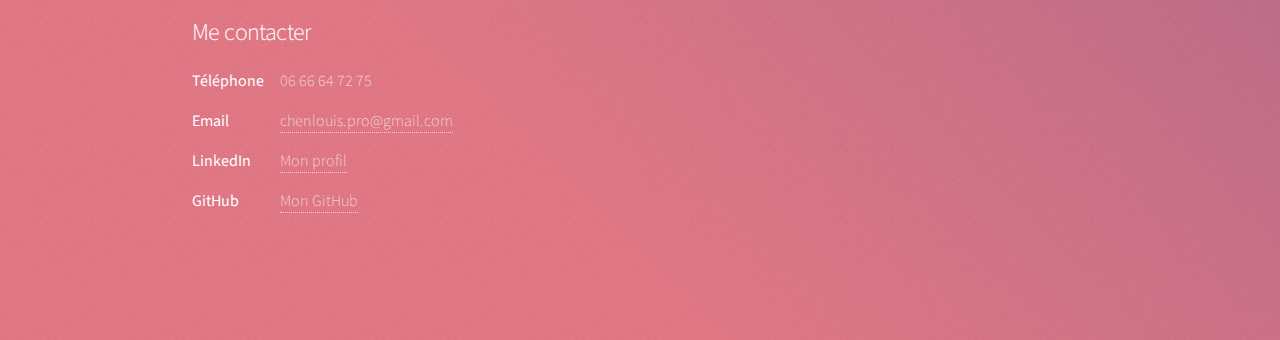
<file: projets.html>
<!DOCTYPE HTML>
<!--
	Stellar by HTML5 UP
	html5up.net | @ajlkn
	Free for personal and commercial use under the CCA 3.0 license (html5up.net/license)
-->
<html>
	<head>
		<title>Mes projets</title>
		<meta charset="utf-8" />
		<meta name="viewport" content="width=device-width, initial-scale=1, user-scalable=no" />
		<link rel="stylesheet" href="assets/css/main.css" />
		<noscript><link rel="stylesheet" href="assets/css/noscript.css" /></noscript>
	</head>
	<body class="is-preload">

		<!-- Wrapper -->
			<div id="wrapper">

				<!-- Header -->
				<header id="header">
					<h1><a href="index.html" style="text-decoration: none; color: inherit; border-bottom: none;">Mes projets</a></h1>
					<p>Mes principaux projets en informatique</p>
				</header>
				

				<!-- Main -->
					<div id="main">

						<!-- Content -->
							<section id="content" class="main">
								<h2 id="plu-section">
									Projet d'extraction d'informations à partir de cartes avec une IA
									<a href="https://github.com/MiraiLouis/MapExtraction" class="icon brands fa-github alt" style="text-decoration: none; margin-left: 10px; font-size: 0.5em;">
										<span class="label">GitHub</span>
									</a>
								</h2>								
								<p>Dans un contexte où les prix de l'immobilier, en particulier des terrains constructibles, ont augmenté de manière significative en raison de la stricte réglementation d'utilisation des sols. Les règles sont actuellement déterminées par de nombreuses autorités locales, rendant les informations extrêmement dispersées et non homogènes.</p>
								<p><span class="image left"><img src="images/processus-cartes.png" alt="" /></span>
									Ce projet de groupe vise à : <br>
									- Développer un programme pour géocoder automatiquement les cartes issues des PDF et les convertir en fichiers raster géocodés. <br>
									- Extraire les informations pertinentes de ces cartes. <br>
									- Évaluer la fiabilité de la méthode et son potentiel pour des mises à jour futures. <br> <br>
								Premièrement, nous avons extrait les images des documents PLU récupérées sur le site <a href="https://www.geoportail-urbanisme.gouv.fr/api/">Geoportail</a>, en utilisant la librairie Python Fitz, ces images contiennent des cartes mais aussi des graphiques, des photos ou encore des documents. Il fallait donc commencer par classifier les cartes. <br>
								Ensuite, nous avons crée un dataset d'images de cartes générées avec QGIS et ajouter les images non cartographiques pour augmenter la diversité du dataset. <br>
								Enfin, nous avons entrainé un modèle de classification afin de reconnaître les cartes parmi les images extraits des PLU, à partir des architectures VGG16 et ResNet.<br>
								Après avoir entrainé le modèle, nous avons obtenu un taux de précision de 99% sur le dataset de test. <br> <br>
								Puis, après avoir extrait les cartes, nous avons utilisé la librairie OpenCV pour détecter les contours des cartes et les découper pour ensuite les géocoder avec GDAL. <br>
								</p>

								<br><br>
								
								<h2 id="tumor-section">Détection de tumeur grâce à l'IA
									<!-- <a href="https://github.com/MiraiLouis/MapExtraction" class="icon brands fa-github alt" style="text-decoration: none; margin-left: 10px; font-size: 0.5em;">
										<span class="label">GitHub</span>
									</a> -->
								</h2>
								<p>Dans ce projet, l'objectif était de développer une méthode de détection de tumeurs en utilisant des techniques de deep learning appliquées aux images médicales. Le processus s'est déroulé en plusieurs étapes clés :</p>
								<p><span class="image left"><img src="images/tumor.jpg" alt="" /></span>
									- <strong>Prétraitement des données d'images : </strong> Traitement initial des images pour améliorer la qualité des données en vue de l'apprentissage, incluant des ajustements de contraste, de netteté, et des opérations de redimensionnement ou de suppression de bruit. <br>
									- <strong>Utilisation d’autoencodeurs :</strong>Développement et utilisation d'autoencodeurs pour effectuer un premier traitement des images et pour extraire des caractéristiques importantes de manière non supervisée, facilitant la segmentation et la reconnaissance des zones potentiellement tumorales. <br>
									- <strong>Entraînement d’un modèle de deep learning :</strong>Mise en place et entraînement d’un modèle de classification (CNN) pour détecter les tumeurs sur les images prétraitées. <br> <br>
								</p>

								<h2 id="airbnb-section">Implémentation de l'algorithme des k plus proches voisins (KNN) en C pour la prédiction de prix sur Airbnb
									<a href="https://github.com/MiraiLouis/KNN-for-Airbnb" class="icon brands fa-github alt" style="text-decoration: none; margin-left: 10px; font-size: 0.5em;">
										<span class="label">GitHub</span>
									</a>
								</h2>
								<p>L'objectif de ce projet était de prédire le prix des logements Airbnb en utilisant l'algorithme des k plus proches voisins (KNN). Voici les étapes principales du processus :</p>
								<p><span class="image left"><img src="images/Illu-2-KNN.jpg" alt="" /></span>
									- <strong>Prétraitement des données : </strong> Importation des données depuis un fichier CSV pour recueillir des informations sur les logements, comme leur localisation, leur taille, ou leurs équipements. <br>
									- <strong>Calcul des distances :</strong>Pour chaque logement à prédire, les distances avec les autres logements sont calculées en fonction de plusieurs critères (par exemple, distance géographique, nombre de chambres, équipements, etc.). Ces distances permettent d'identifier les logements les plus similaires. <br>
									<span class="image left"><img src="images/prices.webp" alt="" /></span>
									- <strong>Tri des voisins :</strong>Les logements sont ensuite triés en fonction des distances calculées, afin de sélectionner les k logements les plus proches (les "voisins"). <br>
									- <strong>Calcul de la prédiction :</strong>Une fois les k voisins identifiés, la moyenne de leurs prix est calculée pour obtenir une estimation du prix du logement cible.<br>
									- <strong>Évaluation et validation :</strong>Les prédictions sont comparées aux prix réels (si disponibles) pour évaluer la précision du modèle. Des tests sont effectués pour ajuster le choix des critères et des valeurs de k, optimisant ainsi les performances du modèle.<br> <br>
								</p>

								<h2 id="astar-section">Algorithme A* dans un environnement inconnu simplifié
									<a href="https://github.com/MiraiLouis/Astar" class="icon brands fa-github alt" style="text-decoration: none; margin-left: 10px; font-size: 0.5em;">
										<span class="label">GitHub</span>
									</a>
								</h2>
								<p>Ce projet visait à appliquer l'algorithme A* pour naviguer dans un environnement non exploré, dans le but de trouver le chemin le plus court vers un objectif. Voici les étapes principales :</p>
								<p><span class="image left"><img src="images/maze.png" alt="" /></span>
									- <strong>Modélisation de l'environnement : </strong> Un laser LIDAR a été utilisé pour scanner l’espace et construire progressivement une matrice représentant l'environnement. Cette matrice sert de base à la recherche de chemin en définissant les zones libres et les obstacles. <br>
									- <strong>Recherche du plus court chemin : </strong>L'algorithme A* a été appliqué pour explorer les chemins possibles dans la matrice, en tenant compte des coûts de déplacement et des heuristiques de distance pour identifier le chemin le plus efficace vers la cible.<br>
									- <strong>Programmation et traversée de graphes : </strong>Le système est capable d'ajuster dynamiquement le parcours en fonction des nouvelles informations reçues du LIDAR, modélisé par une fonction dans le programme. <br>
								</p>

								<h2 id="autres-section">Autres projets</h2>
								<p>En dehors des travaux précédemment présentés, j'ai également travaillé sur les projets suivants:</p>
									- <strong>Site de cuisine : </strong> Développement d'un site de recette de cuisine from scratch. Projet développé en utilisant les technologies suivantes: HTML, CSS, PHP et JavaScript. <br>
									- <strong>Application Java avec interface graphique </strong>Développement du jeu Quoridor en Java, GUI développé avec JavaFX<br>
								</p>

								<footer class="major">
									<ul class="actions special">
										<li><a href="index.html" style=" color: inherit;">Retour</a></li>
									</ul>
								</footer>
								
							</section>

					</div>

				<!-- Footer -->
				<footer id="footer">
					<section>
						<h2>Me contacter</h2>
						<dl class="alt">
							<dt>Téléphone</dt>
							<dd>06 66 64 72 75</dd>
							<dt>Email</dt>
							<dd><a href="mailto:chenlouis.pro@gmail.com">chenlouis.pro@gmail.com</a></dd>
							<dt>LinkedIn</dt>
							<dd><a href="https://www.linkedin.com/in/louis-chen-cy/" target="_blank">Mon profil</a></dd>
							<dt>GitHub</dt>
							<dd><a href="https://github.com/MiraiLouis" target="_blank">Mon GitHub</a></dd>
						</dl>
						<!-- <ul class="icons">
							<li><a href="#" class="icon brands fa-twitter alt"><span class="label">Twitter</span></a></li>
							<li><a href="#" class="icon brands fa-facebook-f alt"><span class="label">Facebook</span></a></li>
							<li><a href="#" class="icon brands fa-instagram alt"><span class="label">Instagram</span></a></li>
							<li><a href="#" class="icon brands fa-github alt"><span class="label">GitHub</span></a></li>
							<li><a href="#" class="icon brands fa-dribbble alt"><span class="label">Dribbble</span></a></li>
						</ul> -->
					</section>
					<!-- <p class="copyright">&copy; Untitled. Design: <a href="https://html5up.net">HTML5 UP</a>.</p> -->
				</footer>


			</div>

		<!-- Scripts -->
			<script src="assets/js/jquery.min.js"></script>
			<script src="assets/js/jquery.scrollex.min.js"></script>
			<script src="assets/js/jquery.scrolly.min.js"></script>
			<script src="assets/js/browser.min.js"></script>
			<script src="assets/js/breakpoints.min.js"></script>
			<script src="assets/js/util.js"></script>
			<script src="assets/js/main.js"></script>

	</body>
</html>
</file>
<file: assets/css/noscript.css>
/*
	Stellar by HTML5 UP
	html5up.net | @ajlkn
	Free for personal and commercial use under the CCA 3.0 license (html5up.net/license)
*/

/* Header */

	body.is-preload #header.alt > * {
		opacity: 1;
	}

	body.is-preload #header.alt .logo {
		-moz-transform: none;
		-webkit-transform: none;
		-ms-transform: none;
		transform: none;
	}
</file>
<file: assets/css/main.css>
@import url(fontawesome-all.min.css);
@import 'https://fonts.googleapis.com/css?family=Source+Sans+Pro:300,400';

/*
	Stellar by HTML5 UP
	html5up.net | @ajlkn
	Free for personal and commercial use under the CCA 3.0 license (html5up.net/license)
*/

html, body, div, span, applet, object,
iframe, h1, h2, h3, h4, h5, h6, p, blockquote,
pre, a, abbr, acronym, address, big, cite,
code, del, dfn, em, img, ins, kbd, q, s, samp,
small, strike, strong, sub, sup, tt, var, b,
u, i, center, dl, dt, dd, ol, ul, li, fieldset,
form, label, legend, table, caption, tbody,
tfoot, thead, tr, th, td, article, aside,
canvas, details, embed, figure, figcaption,
footer, header, hgroup, menu, nav, output, ruby,
section, summary, time, mark, audio, video {
	margin: 0;
	padding: 0;
	border: 0;
	font-size: 100%;
	font: inherit;
	vertical-align: baseline;}

article, aside, details, figcaption, figure,
footer, header, hgroup, menu, nav, section {
	display: block;}

body {
	line-height: 1;
}

ol, ul {
	list-style: none;
}

blockquote, q {
	quotes: none;
}

	blockquote:before, blockquote:after, q:before, q:after {
		content: '';
		content: none;
	}

table {
	border-collapse: collapse;
	border-spacing: 0;
}

body {
	-webkit-text-size-adjust: none;
}

mark {
	background-color: transparent;
	color: inherit;
}

input::-moz-focus-inner {
	border: 0;
	padding: 0;
}

input, select, textarea {
	-moz-appearance: none;
	-webkit-appearance: none;
	-ms-appearance: none;
	appearance: none;
}

/* Basic */

	@-ms-viewport {
		width: device-width;
	}

	body {
		-ms-overflow-style: scrollbar;
	}

	@media screen and (max-width: 480px) {

		html, body {
			min-width: 320px;
		}

	}

	html {
		box-sizing: border-box;
	}

	*, *:before, *:after {
		box-sizing: inherit;
	}

	body {
		background-color: #935d8c;
		background-image: url("images/overlay.png"), -moz-linear-gradient(45deg, #e37682 15%, #5f4d93 85%);
		background-image: url("images/overlay.png"), -webkit-linear-gradient(45deg, #e37682 15%, #5f4d93 85%);
		background-image: url("images/overlay.png"), -ms-linear-gradient(45deg, #e37682 15%, #5f4d93 85%);
		background-image: url("images/overlay.png"), linear-gradient(45deg, #e37682 15%, #5f4d93 85%);
	}

		body.is-preload *, body.is-preload *:before, body.is-preload *:after {
			-moz-animation: none !important;
			-webkit-animation: none !important;
			-ms-animation: none !important;
			animation: none !important;
			-moz-transition: none !important;
			-webkit-transition: none !important;
			-ms-transition: none !important;
			transition: none !important;
		}

/* Type */

	body {
		background-color: #935d8c;
		color: rgba(255, 255, 255, 0.65);
	}

	body, input, select, textarea {
		font-family: "Source Sans Pro", Helvetica, sans-serif;
		font-size: 17pt;
		font-weight: 300;
		line-height: 1.65;
	}

		@media screen and (max-width: 1680px) {

			body, input, select, textarea {
				font-size: 14pt;
			}

		}

		@media screen and (max-width: 1280px) {

			body, input, select, textarea {
				font-size: 12pt;
			}

		}

		@media screen and (max-width: 360px) {

			body, input, select, textarea {
				font-size: 11pt;
			}

		}

	a {
		-moz-transition: color 0.2s ease, border-bottom 0.2s ease;
		-webkit-transition: color 0.2s ease, border-bottom 0.2s ease;
		-ms-transition: color 0.2s ease, border-bottom 0.2s ease;
		transition: color 0.2s ease, border-bottom 0.2s ease;
		text-decoration: none;
		border-bottom: dotted 1px;
		color: inherit;
	}

		a:hover {
			border-bottom-color: transparent;
		}

	strong, b {
		font-weight: 400;
	}

	em, i {
		font-style: italic;
	}

	p {
		margin: 0 0 2em 0;
	}

		p.content {
			-moz-columns: 20em 2;
			-webkit-columns: 20em 2;
			-ms-columns: 20em 2;
			columns: 20em 2;
			-moz-column-gap: 2em;
			-webkit-column-gap: 2em;
			-ms-column-gap: 2em;
			column-gap: 2em;
			text-align: justify;
		}

	h1, h2, h3, h4, h5, h6 {
		font-weight: 300;
		line-height: 1.5;
		margin: 0 0 0.7em 0;
		letter-spacing: -0.025em;
	}

		h1 a, h2 a, h3 a, h4 a, h5 a, h6 a {
			color: inherit;
			text-decoration: none;
		}

	h1 {
		font-size: 2.5em;
		line-height: 1.2;
	}

	h2 {
		font-size: 1.5em;
	}

	h3 {
		font-size: 1.25em;
	}

	h4 {
		font-size: 1.1em;
	}

	h5 {
		font-size: 0.9em;
	}

	h6 {
		font-size: 0.7em;
	}

	@media screen and (max-width: 736px) {

		h1 {
			font-size: 2em;
		}

	}

	sub {
		font-size: 0.8em;
		position: relative;
		top: 0.5em;
	}

	sup {
		font-size: 0.8em;
		position: relative;
		top: -0.5em;
	}

	blockquote {
		border-left: solid 4px;
		font-style: italic;
		margin: 0 0 2em 0;
		padding: 0.5em 0 0.5em 2em;
	}

	code {
		border-radius: 8px;
		border: solid 1px;
		font-family: "Courier New", monospace;
		font-size: 0.9em;
		margin: 0 0.25em;
		padding: 0.25em 0.65em;
	}

	pre {
		-webkit-overflow-scrolling: touch;
		font-family: "Courier New", monospace;
		font-size: 0.9em;
		margin: 0 0 2em 0;
	}

		pre code {
			display: block;
			line-height: 1.75;
			padding: 1em 1.5em;
			overflow-x: auto;
		}

	hr {
		border: 0;
		border-bottom: solid 1px;
		margin: 2em 0;
	}

		hr.major {
			margin: 3em 0;
		}

	.align-left {
		text-align: left;
	}

	.align-center {
		text-align: center;
	}

	.align-right {
		text-align: right;
	}

	input, select, textarea {
		color: #ffffff;
	}

	a:hover {
		color: #ffffff;
	}

	strong, b {
		color: #ffffff;
	}

	h1, h2, h3, h4, h5, h6 {
		color: #ffffff;
	}

	blockquote {
		border-left-color: rgba(255, 255, 255, 0.35);
	}

	code {
		background: rgba(255, 255, 255, 0.075);
		border-color: rgba(255, 255, 255, 0.35);
	}

	hr {
		border-bottom-color: rgba(255, 255, 255, 0.35);
	}

/* Row */

	.row {
		display: flex;
		flex-wrap: wrap;
		box-sizing: border-box;
		align-items: stretch;
	}

		.row > * {
			box-sizing: border-box;
		}

		.row.gtr-uniform > * > :last-child {
			margin-bottom: 0;
		}

		.row.aln-left {
			justify-content: flex-start;
		}

		.row.aln-center {
			justify-content: center;
		}

		.row.aln-right {
			justify-content: flex-end;
		}

		.row.aln-top {
			align-items: flex-start;
		}

		.row.aln-middle {
			align-items: center;
		}

		.row.aln-bottom {
			align-items: flex-end;
		}

		.row > .imp {
			order: -1;
		}

		.row > .col-1 {
			width: 8.33333%;
		}

		.row > .off-1 {
			margin-left: 8.33333%;
		}

		.row > .col-2 {
			width: 16.66667%;
		}

		.row > .off-2 {
			margin-left: 16.66667%;
		}

		.row > .col-3 {
			width: 25%;
		}

		.row > .off-3 {
			margin-left: 25%;
		}

		.row > .col-4 {
			width: 33.33333%;
		}

		.row > .off-4 {
			margin-left: 33.33333%;
		}

		.row > .col-5 {
			width: 41.66667%;
		}

		.row > .off-5 {
			margin-left: 41.66667%;
		}

		.row > .col-6 {
			width: 50%;
		}

		.row > .off-6 {
			margin-left: 50%;
		}

		.row > .col-7 {
			width: 58.33333%;
		}

		.row > .off-7 {
			margin-left: 58.33333%;
		}

		.row > .col-8 {
			width: 66.66667%;
		}

		.row > .off-8 {
			margin-left: 66.66667%;
		}

		.row > .col-9 {
			width: 75%;
		}

		.row > .off-9 {
			margin-left: 75%;
		}

		.row > .col-10 {
			width: 83.33333%;
		}

		.row > .off-10 {
			margin-left: 83.33333%;
		}

		.row > .col-11 {
			width: 91.66667%;
		}

		.row > .off-11 {
			margin-left: 91.66667%;
		}

		.row > .col-12 {
			width: 100%;
		}

		.row > .off-12 {
			margin-left: 100%;
		}

		.row.gtr-0 {
			margin-top: 0;
			margin-left: 0em;
		}

			.row.gtr-0 > * {
				padding: 0 0 0 0em;
			}

			.row.gtr-0.gtr-uniform {
				margin-top: 0em;
			}

				.row.gtr-0.gtr-uniform > * {
					padding-top: 0em;
				}

		.row.gtr-25 {
			margin-top: 0;
			margin-left: -0.375em;
		}

			.row.gtr-25 > * {
				padding: 0 0 0 0.375em;
			}

			.row.gtr-25.gtr-uniform {
				margin-top: -0.375em;
			}

				.row.gtr-25.gtr-uniform > * {
					padding-top: 0.375em;
				}

		.row.gtr-50 {
			margin-top: 0;
			margin-left: -0.75em;
		}

			.row.gtr-50 > * {
				padding: 0 0 0 0.75em;
			}

			.row.gtr-50.gtr-uniform {
				margin-top: -0.75em;
			}

				.row.gtr-50.gtr-uniform > * {
					padding-top: 0.75em;
				}

		.row {
			margin-top: 0;
			margin-left: -1.5em;
		}

			.row > * {
				padding: 0 0 0 1.5em;
			}

			.row.gtr-uniform {
				margin-top: -1.5em;
			}

				.row.gtr-uniform > * {
					padding-top: 1.5em;
				}

		.row.gtr-150 {
			margin-top: 0;
			margin-left: -2.25em;
		}

			.row.gtr-150 > * {
				padding: 0 0 0 2.25em;
			}

			.row.gtr-150.gtr-uniform {
				margin-top: -2.25em;
			}

				.row.gtr-150.gtr-uniform > * {
					padding-top: 2.25em;
				}

		.row.gtr-200 {
			margin-top: 0;
			margin-left: -3em;
		}

			.row.gtr-200 > * {
				padding: 0 0 0 3em;
			}

			.row.gtr-200.gtr-uniform {
				margin-top: -3em;
			}

				.row.gtr-200.gtr-uniform > * {
					padding-top: 3em;
				}

		@media screen and (max-width: 1680px) {

			.row {
				display: flex;
				flex-wrap: wrap;
				box-sizing: border-box;
				align-items: stretch;
			}

				.row > * {
					box-sizing: border-box;
				}

				.row.gtr-uniform > * > :last-child {
					margin-bottom: 0;
				}

				.row.aln-left {
					justify-content: flex-start;
				}

				.row.aln-center {
					justify-content: center;
				}

				.row.aln-right {
					justify-content: flex-end;
				}

				.row.aln-top {
					align-items: flex-start;
				}

				.row.aln-middle {
					align-items: center;
				}

				.row.aln-bottom {
					align-items: flex-end;
				}

				.row > .imp-xlarge {
					order: -1;
				}

				.row > .col-1-xlarge {
					width: 8.33333%;
				}

				.row > .off-1-xlarge {
					margin-left: 8.33333%;
				}

				.row > .col-2-xlarge {
					width: 16.66667%;
				}

				.row > .off-2-xlarge {
					margin-left: 16.66667%;
				}

				.row > .col-3-xlarge {
					width: 25%;
				}

				.row > .off-3-xlarge {
					margin-left: 25%;
				}

				.row > .col-4-xlarge {
					width: 33.33333%;
				}

				.row > .off-4-xlarge {
					margin-left: 33.33333%;
				}

				.row > .col-5-xlarge {
					width: 41.66667%;
				}

				.row > .off-5-xlarge {
					margin-left: 41.66667%;
				}

				.row > .col-6-xlarge {
					width: 50%;
				}

				.row > .off-6-xlarge {
					margin-left: 50%;
				}

				.row > .col-7-xlarge {
					width: 58.33333%;
				}

				.row > .off-7-xlarge {
					margin-left: 58.33333%;
				}

				.row > .col-8-xlarge {
					width: 66.66667%;
				}

				.row > .off-8-xlarge {
					margin-left: 66.66667%;
				}

				.row > .col-9-xlarge {
					width: 75%;
				}

				.row > .off-9-xlarge {
					margin-left: 75%;
				}

				.row > .col-10-xlarge {
					width: 83.33333%;
				}

				.row > .off-10-xlarge {
					margin-left: 83.33333%;
				}

				.row > .col-11-xlarge {
					width: 91.66667%;
				}

				.row > .off-11-xlarge {
					margin-left: 91.66667%;
				}

				.row > .col-12-xlarge {
					width: 100%;
				}

				.row > .off-12-xlarge {
					margin-left: 100%;
				}

				.row.gtr-0 {
					margin-top: 0;
					margin-left: 0em;
				}

					.row.gtr-0 > * {
						padding: 0 0 0 0em;
					}

					.row.gtr-0.gtr-uniform {
						margin-top: 0em;
					}

						.row.gtr-0.gtr-uniform > * {
							padding-top: 0em;
						}

				.row.gtr-25 {
					margin-top: 0;
					margin-left: -0.375em;
				}

					.row.gtr-25 > * {
						padding: 0 0 0 0.375em;
					}

					.row.gtr-25.gtr-uniform {
						margin-top: -0.375em;
					}

						.row.gtr-25.gtr-uniform > * {
							padding-top: 0.375em;
						}

				.row.gtr-50 {
					margin-top: 0;
					margin-left: -0.75em;
				}

					.row.gtr-50 > * {
						padding: 0 0 0 0.75em;
					}

					.row.gtr-50.gtr-uniform {
						margin-top: -0.75em;
					}

						.row.gtr-50.gtr-uniform > * {
							padding-top: 0.75em;
						}

				.row {
					margin-top: 0;
					margin-left: -1.5em;
				}

					.row > * {
						padding: 0 0 0 1.5em;
					}

					.row.gtr-uniform {
						margin-top: -1.5em;
					}

						.row.gtr-uniform > * {
							padding-top: 1.5em;
						}

				.row.gtr-150 {
					margin-top: 0;
					margin-left: -2.25em;
				}

					.row.gtr-150 > * {
						padding: 0 0 0 2.25em;
					}

					.row.gtr-150.gtr-uniform {
						margin-top: -2.25em;
					}

						.row.gtr-150.gtr-uniform > * {
							padding-top: 2.25em;
						}

				.row.gtr-200 {
					margin-top: 0;
					margin-left: -3em;
				}

					.row.gtr-200 > * {
						padding: 0 0 0 3em;
					}

					.row.gtr-200.gtr-uniform {
						margin-top: -3em;
					}

						.row.gtr-200.gtr-uniform > * {
							padding-top: 3em;
						}

		}

		@media screen and (max-width: 1280px) {

			.row {
				display: flex;
				flex-wrap: wrap;
				box-sizing: border-box;
				align-items: stretch;
			}

				.row > * {
					box-sizing: border-box;
				}

				.row.gtr-uniform > * > :last-child {
					margin-bottom: 0;
				}

				.row.aln-left {
					justify-content: flex-start;
				}

				.row.aln-center {
					justify-content: center;
				}

				.row.aln-right {
					justify-content: flex-end;
				}

				.row.aln-top {
					align-items: flex-start;
				}

				.row.aln-middle {
					align-items: center;
				}

				.row.aln-bottom {
					align-items: flex-end;
				}

				.row > .imp-large {
					order: -1;
				}

				.row > .col-1-large {
					width: 8.33333%;
				}

				.row > .off-1-large {
					margin-left: 8.33333%;
				}

				.row > .col-2-large {
					width: 16.66667%;
				}

				.row > .off-2-large {
					margin-left: 16.66667%;
				}

				.row > .col-3-large {
					width: 25%;
				}

				.row > .off-3-large {
					margin-left: 25%;
				}

				.row > .col-4-large {
					width: 33.33333%;
				}

				.row > .off-4-large {
					margin-left: 33.33333%;
				}

				.row > .col-5-large {
					width: 41.66667%;
				}

				.row > .off-5-large {
					margin-left: 41.66667%;
				}

				.row > .col-6-large {
					width: 50%;
				}

				.row > .off-6-large {
					margin-left: 50%;
				}

				.row > .col-7-large {
					width: 58.33333%;
				}

				.row > .off-7-large {
					margin-left: 58.33333%;
				}

				.row > .col-8-large {
					width: 66.66667%;
				}

				.row > .off-8-large {
					margin-left: 66.66667%;
				}

				.row > .col-9-large {
					width: 75%;
				}

				.row > .off-9-large {
					margin-left: 75%;
				}

				.row > .col-10-large {
					width: 83.33333%;
				}

				.row > .off-10-large {
					margin-left: 83.33333%;
				}

				.row > .col-11-large {
					width: 91.66667%;
				}

				.row > .off-11-large {
					margin-left: 91.66667%;
				}

				.row > .col-12-large {
					width: 100%;
				}

				.row > .off-12-large {
					margin-left: 100%;
				}

				.row.gtr-0 {
					margin-top: 0;
					margin-left: 0em;
				}

					.row.gtr-0 > * {
						padding: 0 0 0 0em;
					}

					.row.gtr-0.gtr-uniform {
						margin-top: 0em;
					}

						.row.gtr-0.gtr-uniform > * {
							padding-top: 0em;
						}

				.row.gtr-25 {
					margin-top: 0;
					margin-left: -0.375em;
				}

					.row.gtr-25 > * {
						padding: 0 0 0 0.375em;
					}

					.row.gtr-25.gtr-uniform {
						margin-top: -0.375em;
					}

						.row.gtr-25.gtr-uniform > * {
							padding-top: 0.375em;
						}

				.row.gtr-50 {
					margin-top: 0;
					margin-left: -0.75em;
				}

					.row.gtr-50 > * {
						padding: 0 0 0 0.75em;
					}

					.row.gtr-50.gtr-uniform {
						margin-top: -0.75em;
					}

						.row.gtr-50.gtr-uniform > * {
							padding-top: 0.75em;
						}

				.row {
					margin-top: 0;
					margin-left: -1.5em;
				}

					.row > * {
						padding: 0 0 0 1.5em;
					}

					.row.gtr-uniform {
						margin-top: -1.5em;
					}

						.row.gtr-uniform > * {
							padding-top: 1.5em;
						}

				.row.gtr-150 {
					margin-top: 0;
					margin-left: -2.25em;
				}

					.row.gtr-150 > * {
						padding: 0 0 0 2.25em;
					}

					.row.gtr-150.gtr-uniform {
						margin-top: -2.25em;
					}

						.row.gtr-150.gtr-uniform > * {
							padding-top: 2.25em;
						}

				.row.gtr-200 {
					margin-top: 0;
					margin-left: -3em;
				}

					.row.gtr-200 > * {
						padding: 0 0 0 3em;
					}

					.row.gtr-200.gtr-uniform {
						margin-top: -3em;
					}

						.row.gtr-200.gtr-uniform > * {
							padding-top: 3em;
						}

		}

		@media screen and (max-width: 980px) {

			.row {
				display: flex;
				flex-wrap: wrap;
				box-sizing: border-box;
				align-items: stretch;
			}

				.row > * {
					box-sizing: border-box;
				}

				.row.gtr-uniform > * > :last-child {
					margin-bottom: 0;
				}

				.row.aln-left {
					justify-content: flex-start;
				}

				.row.aln-center {
					justify-content: center;
				}

				.row.aln-right {
					justify-content: flex-end;
				}

				.row.aln-top {
					align-items: flex-start;
				}

				.row.aln-middle {
					align-items: center;
				}

				.row.aln-bottom {
					align-items: flex-end;
				}

				.row > .imp-medium {
					order: -1;
				}

				.row > .col-1-medium {
					width: 8.33333%;
				}

				.row > .off-1-medium {
					margin-left: 8.33333%;
				}

				.row > .col-2-medium {
					width: 16.66667%;
				}

				.row > .off-2-medium {
					margin-left: 16.66667%;
				}

				.row > .col-3-medium {
					width: 25%;
				}

				.row > .off-3-medium {
					margin-left: 25%;
				}

				.row > .col-4-medium {
					width: 33.33333%;
				}

				.row > .off-4-medium {
					margin-left: 33.33333%;
				}

				.row > .col-5-medium {
					width: 41.66667%;
				}

				.row > .off-5-medium {
					margin-left: 41.66667%;
				}

				.row > .col-6-medium {
					width: 50%;
				}

				.row > .off-6-medium {
					margin-left: 50%;
				}

				.row > .col-7-medium {
					width: 58.33333%;
				}

				.row > .off-7-medium {
					margin-left: 58.33333%;
				}

				.row > .col-8-medium {
					width: 66.66667%;
				}

				.row > .off-8-medium {
					margin-left: 66.66667%;
				}

				.row > .col-9-medium {
					width: 75%;
				}

				.row > .off-9-medium {
					margin-left: 75%;
				}

				.row > .col-10-medium {
					width: 83.33333%;
				}

				.row > .off-10-medium {
					margin-left: 83.33333%;
				}

				.row > .col-11-medium {
					width: 91.66667%;
				}

				.row > .off-11-medium {
					margin-left: 91.66667%;
				}

				.row > .col-12-medium {
					width: 100%;
				}

				.row > .off-12-medium {
					margin-left: 100%;
				}

				.row.gtr-0 {
					margin-top: 0;
					margin-left: 0em;
				}

					.row.gtr-0 > * {
						padding: 0 0 0 0em;
					}

					.row.gtr-0.gtr-uniform {
						margin-top: 0em;
					}

						.row.gtr-0.gtr-uniform > * {
							padding-top: 0em;
						}

				.row.gtr-25 {
					margin-top: 0;
					margin-left: -0.375em;
				}

					.row.gtr-25 > * {
						padding: 0 0 0 0.375em;
					}

					.row.gtr-25.gtr-uniform {
						margin-top: -0.375em;
					}

						.row.gtr-25.gtr-uniform > * {
							padding-top: 0.375em;
						}

				.row.gtr-50 {
					margin-top: 0;
					margin-left: -0.75em;
				}

					.row.gtr-50 > * {
						padding: 0 0 0 0.75em;
					}

					.row.gtr-50.gtr-uniform {
						margin-top: -0.75em;
					}

						.row.gtr-50.gtr-uniform > * {
							padding-top: 0.75em;
						}

				.row {
					margin-top: 0;
					margin-left: -1.5em;
				}

					.row > * {
						padding: 0 0 0 1.5em;
					}

					.row.gtr-uniform {
						margin-top: -1.5em;
					}

						.row.gtr-uniform > * {
							padding-top: 1.5em;
						}

				.row.gtr-150 {
					margin-top: 0;
					margin-left: -2.25em;
				}

					.row.gtr-150 > * {
						padding: 0 0 0 2.25em;
					}

					.row.gtr-150.gtr-uniform {
						margin-top: -2.25em;
					}

						.row.gtr-150.gtr-uniform > * {
							padding-top: 2.25em;
						}

				.row.gtr-200 {
					margin-top: 0;
					margin-left: -3em;
				}

					.row.gtr-200 > * {
						padding: 0 0 0 3em;
					}

					.row.gtr-200.gtr-uniform {
						margin-top: -3em;
					}

						.row.gtr-200.gtr-uniform > * {
							padding-top: 3em;
						}

		}

		@media screen and (max-width: 736px) {

			.row {
				display: flex;
				flex-wrap: wrap;
				box-sizing: border-box;
				align-items: stretch;
			}

				.row > * {
					box-sizing: border-box;
				}

				.row.gtr-uniform > * > :last-child {
					margin-bottom: 0;
				}

				.row.aln-left {
					justify-content: flex-start;
				}

				.row.aln-center {
					justify-content: center;
				}

				.row.aln-right {
					justify-content: flex-end;
				}

				.row.aln-top {
					align-items: flex-start;
				}

				.row.aln-middle {
					align-items: center;
				}

				.row.aln-bottom {
					align-items: flex-end;
				}

				.row > .imp-small {
					order: -1;
				}

				.row > .col-1-small {
					width: 8.33333%;
				}

				.row > .off-1-small {
					margin-left: 8.33333%;
				}

				.row > .col-2-small {
					width: 16.66667%;
				}

				.row > .off-2-small {
					margin-left: 16.66667%;
				}

				.row > .col-3-small {
					width: 25%;
				}

				.row > .off-3-small {
					margin-left: 25%;
				}

				.row > .col-4-small {
					width: 33.33333%;
				}

				.row > .off-4-small {
					margin-left: 33.33333%;
				}

				.row > .col-5-small {
					width: 41.66667%;
				}

				.row > .off-5-small {
					margin-left: 41.66667%;
				}

				.row > .col-6-small {
					width: 50%;
				}

				.row > .off-6-small {
					margin-left: 50%;
				}

				.row > .col-7-small {
					width: 58.33333%;
				}

				.row > .off-7-small {
					margin-left: 58.33333%;
				}

				.row > .col-8-small {
					width: 66.66667%;
				}

				.row > .off-8-small {
					margin-left: 66.66667%;
				}

				.row > .col-9-small {
					width: 75%;
				}

				.row > .off-9-small {
					margin-left: 75%;
				}

				.row > .col-10-small {
					width: 83.33333%;
				}

				.row > .off-10-small {
					margin-left: 83.33333%;
				}

				.row > .col-11-small {
					width: 91.66667%;
				}

				.row > .off-11-small {
					margin-left: 91.66667%;
				}

				.row > .col-12-small {
					width: 100%;
				}

				.row > .off-12-small {
					margin-left: 100%;
				}

				.row.gtr-0 {
					margin-top: 0;
					margin-left: 0em;
				}

					.row.gtr-0 > * {
						padding: 0 0 0 0em;
					}

					.row.gtr-0.gtr-uniform {
						margin-top: 0em;
					}

						.row.gtr-0.gtr-uniform > * {
							padding-top: 0em;
						}

				.row.gtr-25 {
					margin-top: 0;
					margin-left: -0.25em;
				}

					.row.gtr-25 > * {
						padding: 0 0 0 0.25em;
					}

					.row.gtr-25.gtr-uniform {
						margin-top: -0.25em;
					}

						.row.gtr-25.gtr-uniform > * {
							padding-top: 0.25em;
						}

				.row.gtr-50 {
					margin-top: 0;
					margin-left: -0.5em;
				}

					.row.gtr-50 > * {
						padding: 0 0 0 0.5em;
					}

					.row.gtr-50.gtr-uniform {
						margin-top: -0.5em;
					}

						.row.gtr-50.gtr-uniform > * {
							padding-top: 0.5em;
						}

				.row {
					margin-top: 0;
					margin-left: -1em;
				}

					.row > * {
						padding: 0 0 0 1em;
					}

					.row.gtr-uniform {
						margin-top: -1em;
					}

						.row.gtr-uniform > * {
							padding-top: 1em;
						}

				.row.gtr-150 {
					margin-top: 0;
					margin-left: -1.5em;
				}

					.row.gtr-150 > * {
						padding: 0 0 0 1.5em;
					}

					.row.gtr-150.gtr-uniform {
						margin-top: -1.5em;
					}

						.row.gtr-150.gtr-uniform > * {
							padding-top: 1.5em;
						}

				.row.gtr-200 {
					margin-top: 0;
					margin-left: -2em;
				}

					.row.gtr-200 > * {
						padding: 0 0 0 2em;
					}

					.row.gtr-200.gtr-uniform {
						margin-top: -2em;
					}

						.row.gtr-200.gtr-uniform > * {
							padding-top: 2em;
						}

		}

		@media screen and (max-width: 480px) {

			.row {
				display: flex;
				flex-wrap: wrap;
				box-sizing: border-box;
				align-items: stretch;
			}

				.row > * {
					box-sizing: border-box;
				}

				.row.gtr-uniform > * > :last-child {
					margin-bottom: 0;
				}

				.row.aln-left {
					justify-content: flex-start;
				}

				.row.aln-center {
					justify-content: center;
				}

				.row.aln-right {
					justify-content: flex-end;
				}

				.row.aln-top {
					align-items: flex-start;
				}

				.row.aln-middle {
					align-items: center;
				}

				.row.aln-bottom {
					align-items: flex-end;
				}

				.row > .imp-xsmall {
					order: -1;
				}

				.row > .col-1-xsmall {
					width: 8.33333%;
				}

				.row > .off-1-xsmall {
					margin-left: 8.33333%;
				}

				.row > .col-2-xsmall {
					width: 16.66667%;
				}

				.row > .off-2-xsmall {
					margin-left: 16.66667%;
				}

				.row > .col-3-xsmall {
					width: 25%;
				}

				.row > .off-3-xsmall {
					margin-left: 25%;
				}

				.row > .col-4-xsmall {
					width: 33.33333%;
				}

				.row > .off-4-xsmall {
					margin-left: 33.33333%;
				}

				.row > .col-5-xsmall {
					width: 41.66667%;
				}

				.row > .off-5-xsmall {
					margin-left: 41.66667%;
				}

				.row > .col-6-xsmall {
					width: 50%;
				}

				.row > .off-6-xsmall {
					margin-left: 50%;
				}

				.row > .col-7-xsmall {
					width: 58.33333%;
				}

				.row > .off-7-xsmall {
					margin-left: 58.33333%;
				}

				.row > .col-8-xsmall {
					width: 66.66667%;
				}

				.row > .off-8-xsmall {
					margin-left: 66.66667%;
				}

				.row > .col-9-xsmall {
					width: 75%;
				}

				.row > .off-9-xsmall {
					margin-left: 75%;
				}

				.row > .col-10-xsmall {
					width: 83.33333%;
				}

				.row > .off-10-xsmall {
					margin-left: 83.33333%;
				}

				.row > .col-11-xsmall {
					width: 91.66667%;
				}

				.row > .off-11-xsmall {
					margin-left: 91.66667%;
				}

				.row > .col-12-xsmall {
					width: 100%;
				}

				.row > .off-12-xsmall {
					margin-left: 100%;
				}

				.row.gtr-0 {
					margin-top: 0;
					margin-left: 0em;
				}

					.row.gtr-0 > * {
						padding: 0 0 0 0em;
					}

					.row.gtr-0.gtr-uniform {
						margin-top: 0em;
					}

						.row.gtr-0.gtr-uniform > * {
							padding-top: 0em;
						}

				.row.gtr-25 {
					margin-top: 0;
					margin-left: -0.3125em;
				}

					.row.gtr-25 > * {
						padding: 0 0 0 0.3125em;
					}

					.row.gtr-25.gtr-uniform {
						margin-top: -0.3125em;
					}

						.row.gtr-25.gtr-uniform > * {
							padding-top: 0.3125em;
						}

				.row.gtr-50 {
					margin-top: 0;
					margin-left: -0.625em;
				}

					.row.gtr-50 > * {
						padding: 0 0 0 0.625em;
					}

					.row.gtr-50.gtr-uniform {
						margin-top: -0.625em;
					}

						.row.gtr-50.gtr-uniform > * {
							padding-top: 0.625em;
						}

				.row {
					margin-top: 0;
					margin-left: -1.25em;
				}

					.row > * {
						padding: 0 0 0 1.25em;
					}

					.row.gtr-uniform {
						margin-top: -1.25em;
					}

						.row.gtr-uniform > * {
							padding-top: 1.25em;
						}

				.row.gtr-150 {
					margin-top: 0;
					margin-left: -1.875em;
				}

					.row.gtr-150 > * {
						padding: 0 0 0 1.875em;
					}

					.row.gtr-150.gtr-uniform {
						margin-top: -1.875em;
					}

						.row.gtr-150.gtr-uniform > * {
							padding-top: 1.875em;
						}

				.row.gtr-200 {
					margin-top: 0;
					margin-left: -2.5em;
				}

					.row.gtr-200 > * {
						padding: 0 0 0 2.5em;
					}

					.row.gtr-200.gtr-uniform {
						margin-top: -2.5em;
					}

						.row.gtr-200.gtr-uniform > * {
							padding-top: 2.5em;
						}

		}

/* Box */

	.box {
		border-radius: 8px;
		border: solid;
		margin-bottom: 2em;
		padding: 1.5em;
	}

		.box > :last-child,
		.box > :last-child > :last-child,
		.box > :last-child > :last-child > :last-child {
			margin-bottom: 0;
		}

		.box.alt {
			border: 0;
			border-radius: 0;
			padding: 0;
		}

	.box {
		border-color: rgba(255, 255, 255, 0.35);
	}

/* Button */

	input[type="submit"],
	input[type="reset"],
	input[type="button"],
	button,
	.button {
		-moz-appearance: none;
		-webkit-appearance: none;
		-ms-appearance: none;
		appearance: none;
		-moz-transition: background-color 0.2s ease-in-out, color 0.2s ease-in-out;
		-webkit-transition: background-color 0.2s ease-in-out, color 0.2s ease-in-out;
		-ms-transition: background-color 0.2s ease-in-out, color 0.2s ease-in-out;
		transition: background-color 0.2s ease-in-out, color 0.2s ease-in-out;
		border-radius: 8px;
		border: 0;
		cursor: pointer;
		display: inline-block;
		font-weight: 300;
		height: 2.75em;
		line-height: 2.75em;
		min-width: 9.25em;
		padding: 0 1.5em;
		text-align: center;
		text-decoration: none;
		white-space: nowrap;
	}

		input[type="submit"].icon,
		input[type="reset"].icon,
		input[type="button"].icon,
		button.icon,
		.button.icon {
			padding-left: 1.35em;
		}

			input[type="submit"].icon:before,
			input[type="reset"].icon:before,
			input[type="button"].icon:before,
			button.icon:before,
			.button.icon:before {
				margin-right: 0.5em;
			}

		input[type="submit"].fit,
		input[type="reset"].fit,
		input[type="button"].fit,
		button.fit,
		.button.fit {
			width: 100%;
		}

		input[type="submit"].small,
		input[type="reset"].small,
		input[type="button"].small,
		button.small,
		.button.small {
			font-size: 0.8em;
		}

		input[type="submit"].large,
		input[type="reset"].large,
		input[type="button"].large,
		button.large,
		.button.large {
			font-size: 1.35em;
		}

		input[type="submit"].disabled, input[type="submit"]:disabled,
		input[type="reset"].disabled,
		input[type="reset"]:disabled,
		input[type="button"].disabled,
		input[type="button"]:disabled,
		button.disabled,
		button:disabled,
		.button.disabled,
		.button:disabled {
			pointer-events: none;
			opacity: 0.25;
		}

		@media screen and (max-width: 736px) {

			input[type="submit"],
			input[type="reset"],
			input[type="button"],
			button,
			.button {
				min-width: 0;
			}

		}

	input[type="submit"],
	input[type="reset"],
	input[type="button"],
	button,
	.button {
		background-color: transparent;
		box-shadow: inset 0 0 0 1px rgba(255, 255, 255, 0.35);
		color: #ffffff !important;
	}

		input[type="submit"]:hover,
		input[type="reset"]:hover,
		input[type="button"]:hover,
		button:hover,
		.button:hover {
			background-color: rgba(255, 255, 255, 0.075);
		}

		input[type="submit"]:active,
		input[type="reset"]:active,
		input[type="button"]:active,
		button:active,
		.button:active {
			background-color: rgba(255, 255, 255, 0.2);
		}

		input[type="submit"].icon:before,
		input[type="reset"].icon:before,
		input[type="button"].icon:before,
		button.icon:before,
		.button.icon:before {
			color: rgba(255, 255, 255, 0.5);
		}

		input[type="submit"].primary,
		input[type="reset"].primary,
		input[type="button"].primary,
		button.primary,
		.button.primary {
			background-color: #8cc9f0;
			color: #ffffff !important;
			box-shadow: none;
		}

			input[type="submit"].primary:hover,
			input[type="reset"].primary:hover,
			input[type="button"].primary:hover,
			button.primary:hover,
			.button.primary:hover {
				background-color: #9acff2;
			}

			input[type="submit"].primary:active,
			input[type="reset"].primary:active,
			input[type="button"].primary:active,
			button.primary:active,
			.button.primary:active {
				background-color: #7ec3ee;
			}

			input[type="submit"].primary.icon:before,
			input[type="reset"].primary.icon:before,
			input[type="button"].primary.icon:before,
			button.primary.icon:before,
			.button.primary.icon:before {
				color: #ffffff !important;
			}

/* Form */

	form {
		margin: 0 0 2em 0;
	}

	label {
		display: block;
		font-size: 0.9em;
		font-weight: 400;
		margin: 0 0 1em 0;
	}

	input[type="text"],
	input[type="password"],
	input[type="email"],
	select,
	textarea {
		-moz-appearance: none;
		-webkit-appearance: none;
		-ms-appearance: none;
		appearance: none;
		border-radius: 8px;
		border: solid 1px;
		color: inherit;
		display: block;
		outline: 0;
		padding: 0 1em;
		text-decoration: none;
		width: 100%;
	}

		input[type="text"]:invalid,
		input[type="password"]:invalid,
		input[type="email"]:invalid,
		select:invalid,
		textarea:invalid {
			box-shadow: none;
		}

	select {
		background-size: 1.25rem;
		background-repeat: no-repeat;
		background-position: calc(100% - 1rem) center;
		height: 2.75em;
		padding-right: 2.75em;
		text-overflow: ellipsis;
	}

		select:focus::-ms-value {
			background-color: transparent;
		}

		select::-ms-expand {
			display: none;
		}

	input[type="text"],
	input[type="password"],
	input[type="email"],
	select {
		height: 2.75em;
	}

	textarea {
		padding: 0.75em 1em;
	}

	input[type="checkbox"],
	input[type="radio"] {
		-moz-appearance: none;
		-webkit-appearance: none;
		-ms-appearance: none;
		appearance: none;
		display: block;
		float: left;
		margin-right: -2em;
		opacity: 0;
		width: 1em;
		z-index: -1;
	}

		input[type="checkbox"] + label,
		input[type="radio"] + label {
			text-decoration: none;
			cursor: pointer;
			display: inline-block;
			font-size: 1em;
			font-weight: 300;
			padding-left: 2.4em;
			padding-right: 0.75em;
			position: relative;
		}

			input[type="checkbox"] + label:before,
			input[type="radio"] + label:before {
				-moz-osx-font-smoothing: grayscale;
				-webkit-font-smoothing: antialiased;
				display: inline-block;
				font-style: normal;
				font-variant: normal;
				text-rendering: auto;
				line-height: 1;
				text-transform: none !important;
				font-family: 'Font Awesome 5 Free';
				font-weight: 900;
			}

			input[type="checkbox"] + label:before,
			input[type="radio"] + label:before {
				border-radius: 8px;
				border: solid 1px;
				content: '';
				display: inline-block;
				font-size: 0.8em;
				height: 2.0625em;
				left: 0;
				line-height: 2.0625em;
				position: absolute;
				text-align: center;
				top: 0;
				width: 2.0625em;
			}

		input[type="checkbox"]:checked + label:before,
		input[type="radio"]:checked + label:before {
			content: '\f00c';
		}

	input[type="checkbox"] + label:before {
		border-radius: 8px;
	}

	input[type="radio"] + label:before {
		border-radius: 100%;
	}

	::-webkit-input-placeholder {
		opacity: 1.0;
	}

	:-moz-placeholder {
		opacity: 1.0;
	}

	::-moz-placeholder {
		opacity: 1.0;
	}

	:-ms-input-placeholder {
		opacity: 1.0;
	}

	label {
		color: #ffffff;
	}

	input[type="text"],
	input[type="password"],
	input[type="email"],
	select,
	textarea {
		background-color: rgba(255, 255, 255, 0.075);
		border-color: rgba(255, 255, 255, 0.35);
	}

		input[type="text"]:focus,
		input[type="password"]:focus,
		input[type="email"]:focus,
		select:focus,
		textarea:focus {
			border-color: #8cc9f0;
			box-shadow: 0 0 0 1px #8cc9f0;
		}

	select {
		background-image: url("data:image/svg+xml;charset=utf8,%3Csvg xmlns='http://www.w3.org/2000/svg' width='40' height='40' preserveAspectRatio='none' viewBox='0 0 40 40'%3E%3Cpath d='M9.4,12.3l10.4,10.4l10.4-10.4c0.2-0.2,0.5-0.4,0.9-0.4c0.3,0,0.6,0.1,0.9,0.4l3.3,3.3c0.2,0.2,0.4,0.5,0.4,0.9 c0,0.4-0.1,0.6-0.4,0.9L20.7,31.9c-0.2,0.2-0.5,0.4-0.9,0.4c-0.3,0-0.6-0.1-0.9-0.4L4.3,17.3c-0.2-0.2-0.4-0.5-0.4-0.9 c0-0.4,0.1-0.6,0.4-0.9l3.3-3.3c0.2-0.2,0.5-0.4,0.9-0.4S9.1,12.1,9.4,12.3z' fill='rgba(255, 255, 255, 0.35)' /%3E%3C/svg%3E");
	}

		select option {
			color: #ffffff;
			background: #935d8c;
		}

	input[type="checkbox"] + label,
	input[type="radio"] + label {
		color: rgba(255, 255, 255, 0.65);
	}

		input[type="checkbox"] + label:before,
		input[type="radio"] + label:before {
			background: rgba(255, 255, 255, 0.075);
			border-color: rgba(255, 255, 255, 0.35);
		}

	input[type="checkbox"]:checked + label:before,
	input[type="radio"]:checked + label:before {
		background-color: #ffffff;
		border-color: #ffffff;
		color: #935d8c;
	}

	input[type="checkbox"]:focus + label:before,
	input[type="radio"]:focus + label:before {
		border-color: #8cc9f0;
		box-shadow: 0 0 0 1px #8cc9f0;
	}

	::-webkit-input-placeholder {
		color: rgba(255, 255, 255, 0.5) !important;
	}

	:-moz-placeholder {
		color: rgba(255, 255, 255, 0.5) !important;
	}

	::-moz-placeholder {
		color: rgba(255, 255, 255, 0.5) !important;
	}

	:-ms-input-placeholder {
		color: rgba(255, 255, 255, 0.5) !important;
	}

	.formerize-placeholder {
		color: rgba(255, 255, 255, 0.5) !important;
	}

/* Icon */

	.icon {
		text-decoration: none;
		-moz-transition: background-color 0.2s ease-in-out, color 0.2s ease-in-out;
		-webkit-transition: background-color 0.2s ease-in-out, color 0.2s ease-in-out;
		-ms-transition: background-color 0.2s ease-in-out, color 0.2s ease-in-out;
		transition: background-color 0.2s ease-in-out, color 0.2s ease-in-out;
		border-bottom: none;
		position: relative;
	}

		.icon:before {
			-moz-osx-font-smoothing: grayscale;
			-webkit-font-smoothing: antialiased;
			display: inline-block;
			font-style: normal;
			font-variant: normal;
			text-rendering: auto;
			line-height: 1;
			text-transform: none !important;
			font-family: 'Font Awesome 5 Free';
			font-weight: 400;
		}

		.icon > .label {
			display: none;
		}

		.icon:before {
			line-height: solid;
		}

		.icon.solid:before {
			font-weight: 900;
		}

		.icon.brands:before {
			font-family: 'Font Awesome 5 Brands';
		}

		.icon.major {
			border: solid 1px;
			display: inline-block;
			border-radius: 100%;
			padding: 0.65em;
			margin: 0 0 2em 0;
			cursor: default;
		}

			.icon.major:before {
				display: inline-block;
				font-size: 6.25rem;
				width: 2.25em;
				height: 2.25em;
				line-height: 2.2em;
				border-radius: 100%;
				border: solid 1px;
				text-align: center;
			}

		.icon.alt {
			display: inline-block;
			border: solid 1px;
			border-radius: 100%;
		}

			.icon.alt:before {
				display: block;
				font-size: 1.25em;
				width: 2em;
				height: 2em;
				text-align: center;
				line-height: 2em;
			}

		.icon.style1 {
			color: #efa8b0;
		}

		.icon.style2 {
			color: #c79cc8;
		}

		.icon.style3 {
			color: #a89cc8;
		}

		.icon.style4 {
			color: #9bb2e1;
		}

		.icon.style5 {
			color: #8cc9f0;
		}

		@media screen and (max-width: 1680px) {

			.icon.major:before {
				font-size: 5.5rem;
			}

		}

		@media screen and (max-width: 1280px) {

			.icon.major:before {
				font-size: 4.75rem;
			}

		}

		@media screen and (max-width: 736px) {

			.icon.major {
				margin: 0 0 1.5em 0;
				padding: 0.35em;
			}

				.icon.major:before {
					font-size: 3.5rem;
				}

		}

	.icon.major {
		border-color: rgba(255, 255, 255, 0.35);
	}

		.icon.major:before {
			border-color: rgba(255, 255, 255, 0.35);
		}

	.icon.alt {
		border-color: rgba(255, 255, 255, 0.35);
		color: #ffffff;
	}

		.icon.alt:hover {
			background-color: rgba(255, 255, 255, 0.075);
		}

		.icon.alt:active {
			background-color: rgba(255, 255, 255, 0.2);
		}

/* Image */

	.image {
		border-radius: 8px;
		border: 0;
		display: inline-block;
		position: relative;
	}

		.image img {
			border-radius: 8px;
			display: block;
		}

		.image.left, .image.right {
			max-width: 40%;
		}

			.image.left img, .image.right img {
				width: 100%;
			}

		.image.left {
			float: left;
			margin: 0 1.5em 1em 0;
			top: 0.25em;
		}

		.image.right {
			float: right;
			margin: 0 0 1em 1.5em;
			top: 0.25em;
		}

		.image.fit {
			display: block;
			margin: 0 0 2em 0;
			width: 100%;
		}

			.image.fit img {
				width: 100%;
			}

		.image.main {
			display: block;
			margin: 0 0 3em 0;
			width: 100%;
		}

			.image.main img {
				width: 100%;
			}

/* List */

	ol {
		list-style: decimal;
		margin: 0 0 2em 0;
		padding-left: 1.25em;
	}

		ol li {
			padding-left: 0.25em;
		}

	ul {
		list-style: disc;
		margin: 0 0 2em 0;
		padding-left: 1em;
	}

		ul li {
			padding-left: 0.5em;
		}

		ul.alt {
			list-style: none;
			padding-left: 0;
		}

			ul.alt li {
				border-top: solid 1px;
				padding: 0.5em 0;
			}

				ul.alt li:first-child {
					border-top: 0;
					padding-top: 0;
				}

	dl {
		margin: 0 0 2em 0;
	}

		dl dt {
			display: block;
			font-weight: 400;
			margin: 0 0 1em 0;
		}

		dl dd {
			margin-left: 2em;
		}

		dl.alt dt {
			display: block;
			width: 3em;
			margin: 0;
			clear: left;
			float: left;
		}

		dl.alt dd {
			margin: 0 0 0.85em 5.5em;
		}

		dl.alt:after {
			content: '';
			display: block;
			clear: both;
		}

	ul.alt li {
		border-top-color: rgba(255, 255, 255, 0.35);
	}

	dl dt {
		color: #ffffff;
	}

/* Actions */

	ul.actions {
		display: -moz-flex;
		display: -webkit-flex;
		display: -ms-flex;
		display: flex;
		cursor: default;
		list-style: none;
		margin-left: -1em;
		padding-left: 0;
	}

		ul.actions li {
			padding: 0 0 0 1em;
			vertical-align: middle;
		}

		ul.actions.special {
			-moz-justify-content: center;
			-webkit-justify-content: center;
			-ms-justify-content: center;
			justify-content: center;
			width: 100%;
			margin-left: 0;
		}

			ul.actions.special li:first-child {
				padding-left: 0;
			}

		ul.actions.stacked {
			-moz-flex-direction: column;
			-webkit-flex-direction: column;
			-ms-flex-direction: column;
			flex-direction: column;
			margin-left: 0;
		}

			ul.actions.stacked li {
				padding: 1.3em 0 0 0;
			}

				ul.actions.stacked li:first-child {
					padding-top: 0;
				}

		ul.actions.fit {
			width: calc(100% + 1em);
		}

			ul.actions.fit li {
				-moz-flex-grow: 1;
				-webkit-flex-grow: 1;
				-ms-flex-grow: 1;
				flex-grow: 1;
				-moz-flex-shrink: 1;
				-webkit-flex-shrink: 1;
				-ms-flex-shrink: 1;
				flex-shrink: 1;
				width: 100%;
			}

				ul.actions.fit li > * {
					width: 100%;
				}

			ul.actions.fit.stacked {
				width: 100%;
			}

		@media screen and (max-width: 480px) {

			ul.actions:not(.fixed) {
				-moz-flex-direction: column;
				-webkit-flex-direction: column;
				-ms-flex-direction: column;
				flex-direction: column;
				margin-left: 0;
				width: 100% !important;
			}

				ul.actions:not(.fixed) li {
					-moz-flex-grow: 1;
					-webkit-flex-grow: 1;
					-ms-flex-grow: 1;
					flex-grow: 1;
					-moz-flex-shrink: 1;
					-webkit-flex-shrink: 1;
					-ms-flex-shrink: 1;
					flex-shrink: 1;
					padding: 1em 0 0 0;
					text-align: center;
					width: 100%;
				}

					ul.actions:not(.fixed) li > * {
						width: 100%;
					}

					ul.actions:not(.fixed) li:first-child {
						padding-top: 0;
					}

					ul.actions:not(.fixed) li input[type="submit"],
					ul.actions:not(.fixed) li input[type="reset"],
					ul.actions:not(.fixed) li input[type="button"],
					ul.actions:not(.fixed) li button,
					ul.actions:not(.fixed) li .button {
						width: 100%;
					}

						ul.actions:not(.fixed) li input[type="submit"].icon:before,
						ul.actions:not(.fixed) li input[type="reset"].icon:before,
						ul.actions:not(.fixed) li input[type="button"].icon:before,
						ul.actions:not(.fixed) li button.icon:before,
						ul.actions:not(.fixed) li .button.icon:before {
							margin-left: -0.5rem;
						}

		}

/* Icons */

	ul.icons {
		cursor: default;
		list-style: none;
		padding-left: 0;
	}

		ul.icons li {
			display: inline-block;
			padding: 0 0.65em 0 0;
		}

			ul.icons li:last-child {
				padding-right: 0 !important;
			}

/* Section/Article */

	section.special, article.special {
		text-align: center;
	}

	header.major {
		margin-bottom: 3em;
	}

		header.major h2 {
			font-size: 2em;
		}

			header.major h2:after {
				display: block;
				content: '';
				width: 3.25em;
				height: 2px;
				margin: 0.7em 0 1em 0;
				border-radius: 2px;
			}

				section.special header.major h2:after, article.special header.major h2:after {
					margin-left: auto;
					margin-right: auto;
				}

		header.major p {
			font-size: 1.25em;
			letter-spacing: -0.025em;
		}

		header.major.special {
			text-align: center;
		}

			header.major.special h2:after {
				margin-left: auto;
				margin-right: auto;
			}

	footer.major {
		margin-top: 3em;
	}

	@media screen and (max-width: 736px) {

		header.major {
			margin-bottom: 0;
		}

			header.major h2 {
				font-size: 1.5em;
			}

			header.major p {
				font-size: 1em;
				letter-spacing: 0;
			}

				header.major p br {
					display: none;
				}

		footer.major {
			margin-top: 0;
		}

	}

	header.major h2:after {
		background-color: rgba(255, 255, 255, 0.35);
	}

/* Table */

	.table-wrapper {
		-webkit-overflow-scrolling: touch;
		overflow-x: auto;
	}

	table {
		margin: 0 0 2em 0;
		width: 100%;
	}

		table tbody tr {
			border: solid 1px;
			border-left: 0;
			border-right: 0;
		}

		table td {
			padding: 0.75em 0.75em;
		}

		table th {
			font-size: 0.9em;
			font-weight: 400;
			padding: 0 0.75em 0.75em 0.75em;
			text-align: left;
		}

		table thead {
			border-bottom: solid 2px;
		}

		table tfoot {
			border-top: solid 2px;
		}

		table.alt {
			border-collapse: separate;
		}

			table.alt tbody tr td {
				border: solid 1px;
				border-left-width: 0;
				border-top-width: 0;
			}

				table.alt tbody tr td:first-child {
					border-left-width: 1px;
				}

			table.alt tbody tr:first-child td {
				border-top-width: 1px;
			}

			table.alt thead {
				border-bottom: 0;
			}

			table.alt tfoot {
				border-top: 0;
			}

	table tbody tr {
		border-color: rgba(255, 255, 255, 0.35);
	}

		table tbody tr:nth-child(2n + 1) {
			background-color: rgba(255, 255, 255, 0.075);
		}

	table th {
		color: #ffffff;
	}

	table thead {
		border-bottom-color: rgba(255, 255, 255, 0.35);
	}

	table tfoot {
		border-top-color: rgba(255, 255, 255, 0.35);
	}

	table.alt tbody tr td {
		border-color: rgba(255, 255, 255, 0.35);
	}

/* Features */

	.features {
		display: -moz-flex;
		display: -webkit-flex;
		display: -ms-flex;
		display: flex;
		-moz-flex-wrap: wrap;
		-webkit-flex-wrap: wrap;
		-ms-flex-wrap: wrap;
		flex-wrap: wrap;
		-moz-justify-content: center;
		-webkit-justify-content: center;
		-ms-justify-content: center;
		justify-content: center;
		width: calc(100% + 2em);
		margin: 0 0 3em -2em;
		padding: 0;
		list-style: none;
	}

		.features li {
			width: calc(33.33333% - 2em);
			margin-left: 2em;
			margin-top: 3em;
			padding: 0;
		}

			.features li:nth-child(1), .features li:nth-child(2), .features li:nth-child(3) {
				margin-top: 0;
			}

			.features li > :last-child {
				margin-bottom: 0;
			}

		@media screen and (max-width: 980px) {

			.features li {
				width: calc(50% - 2em);
			}

				.features li:nth-child(3) {
					margin-top: 3em;
				}

		}

		@media screen and (max-width: 736px) {

			.features {
				width: 100%;
				margin: 0 0 2em 0;
			}

				.features li {
					width: 100%;
					margin-left: 0;
					margin-top: 2em;
				}

					.features li:nth-child(2), .features li:nth-child(3) {
						margin-top: 2em;
					}

		}

/* Statistics */

	.statistics {
		display: -moz-flex;
		display: -webkit-flex;
		display: -ms-flex;
		display: flex;
		width: 100%;
		margin: 0 0 3em 0;
		padding: 0;
		list-style: none;
		cursor: default;
	}

		.statistics li {
			-moz-flex: 1;
			-webkit-flex: 1;
			-ms-flex: 1;
			flex: 1;
			padding: 1.5em;
			color: #ffffff;
			text-align: center;
		}

			.statistics li.style1 {
				background-color: #efa8b0;
			}

			.statistics li.style2 {
				background-color: #c79cc8;
			}

			.statistics li.style3 {
				background-color: #a89cc8;
			}

			.statistics li.style4 {
				background-color: #9bb2e1;
			}

			.statistics li.style5 {
				background-color: #8cc9f0;
			}

			.statistics li strong, .statistics li b {
				display: block;
				font-size: 2em;
				line-height: 1.1;
				color: inherit !important;
				font-weight: 300;
				letter-spacing: -0.025em;
			}

			.statistics li:first-child {
				border-top-left-radius: 8px;
				border-bottom-left-radius: 8px;
			}

			.statistics li:last-child {
				border-top-right-radius: 8px;
				border-bottom-right-radius: 8px;
			}

			.statistics li .icon {
				display: inline-block;
			}

				.statistics li .icon:before {
					font-size: 2.75rem;
					line-height: 1.3;
				}

		@media screen and (max-width: 980px) {

			.statistics li strong, .statistics li b {
				font-size: 1.5em;
			}

		}

		@media screen and (max-width: 736px) {

			.statistics {
				display: block;
				width: 20em;
				max-width: 100%;
				margin: 0 auto 2em auto;
			}

				.statistics li:first-child {
					border-bottom-left-radius: 0;
					border-top-right-radius: 8px;
				}

				.statistics li:last-child {
					border-top-right-radius: 0;
					border-bottom-left-radius: 8px;
				}

				.statistics li .icon:before {
					font-size: 3.75rem;
				}

				.statistics li strong, .statistics li b {
					font-size: 2.5em;
				}

		}

/* Spotlight */

	.spotlight {
		display: -moz-flex;
		display: -webkit-flex;
		display: -ms-flex;
		display: flex;
		-moz-align-items: center;
		-webkit-align-items: center;
		-ms-align-items: center;
		align-items: center;
		margin: 0 0 2em 0;
	}

		.spotlight .content {
			-moz-flex: 1;
			-webkit-flex: 1;
			-ms-flex: 1;
			flex: 1;
		}

			.spotlight .content > :last-child {
				margin-bottom: 0;
			}

			.spotlight .content header.major {
				margin: 0 0 2em 0;
			}

		.spotlight .image {
			display: inline-block;
			margin-left: 4em;
			padding: 0.65em;
			border-radius: 100%;
			border: solid 1px;
		}

			.spotlight .image img {
				display: block;
				border-radius: 100%;
				width: 16em;
			}

		@media screen and (max-width: 980px) {

			.spotlight {
				-moz-flex-direction: column-reverse;
				-webkit-flex-direction: column-reverse;
				-ms-flex-direction: column-reverse;
				flex-direction: column-reverse;
				text-align: center;
			}

				.spotlight .content {
					-moz-flex: 0 1 auto;
					-webkit-flex: 0 1 auto;
					-ms-flex: 0 1 auto;
					flex: 0 1 auto;
					width: 100%;
				}

					.spotlight .content header.major h2:after {
						margin-left: auto;
						margin-right: auto;
					}

					.spotlight .content .actions {
						-moz-justify-content: center;
						-webkit-justify-content: center;
						-ms-justify-content: center;
						justify-content: center;
						width: calc(100% + 1em);
					}

				.spotlight .image {
					-moz-flex: 0 1 auto;
					-webkit-flex: 0 1 auto;
					-ms-flex: 0 1 auto;
					flex: 0 1 auto;
					margin-left: 0;
					margin-bottom: 2em;
				}

		}

		@media screen and (max-width: 736px) {

			.spotlight .image {
				padding: 0.35em;
			}

				.spotlight .image img {
					width: 12em;
				}

		}

	.spotlight .image {
		border-color: rgba(255, 255, 255, 0.35);
	}

/* Header */

	#header {
		padding: 5em 5em 1em 5em ;
		text-align: center;
	}

		#header h1 {
			margin: 0 0 0.25em 0;
		}

		#header p {
			font-size: 1.25em;
			letter-spacing: -0.025em;
		}

		#header.alt {
			padding: 7em 5em 4em 5em ;
		}

			#header.alt h1 {
				font-size: 3.25em;
			}

			#header.alt > * {
				-moz-transition: opacity 3s ease;
				-webkit-transition: opacity 3s ease;
				-ms-transition: opacity 3s ease;
				transition: opacity 3s ease;
				-moz-transition-delay: 0.5s;
				-webkit-transition-delay: 0.5s;
				-ms-transition-delay: 0.5s;
				transition-delay: 0.5s;
				opacity: 1;
			}

			#header.alt .logo {
				-moz-transition: opacity 1.25s ease, -moz-transform 0.5s ease;
				-webkit-transition: opacity 1.25s ease, -webkit-transform 0.5s ease;
				-ms-transition: opacity 1.25s ease, -ms-transform 0.5s ease;
				transition: opacity 1.25s ease, transform 0.5s ease;
				-moz-transition-delay: 0s;
				-webkit-transition-delay: 0s;
				-ms-transition-delay: 0s;
				transition-delay: 0s;
				display: block;
				margin: 0 0 1.5em 0;
			}

				#header.alt .logo img {
					display: block;
					margin: 0 auto;
					max-width: 75%;
				}

		@media screen and (max-width: 1280px) {

			#header {
				padding: 4em 4em 0.1em 4em ;
			}

				#header.alt {
					padding: 6em 4em 3em 4em ;
				}

		}

		@media screen and (max-width: 980px) {

			#header {
				padding: 4em 3em 0.1em 3em ;
			}

				#header.alt {
					padding: 5em 3em 2em 3em ;
				}

		}

		@media screen and (max-width: 736px) {

			#header {
				padding: 3em 2em 0.1em 2em ;
			}

				#header p {
					font-size: 1em;
					letter-spacing: 0;
				}

					#header p br {
						display: none;
					}

				#header.alt {
					padding: 4em 2em 1em 2em ;
				}

					#header.alt h1 {
						font-size: 2.5em;
					}

		}

		@media screen and (max-width: 480px) {

			#header {
				padding: 3em 1.5em 0.1em 1.5em ;
			}

				#header.alt {
					padding: 4em 1.5em 1em 1.5em ;
				}

		}

		@media screen and (max-width: 360px) {

			#header {
				padding: 2.5em 1em 0.1em 1em ;
			}

				#header.alt {
					padding: 3.5em 1em 0.5em 1em ;
				}

		}

		body.is-preload #header.alt > * {
			opacity: 0;
		}

		body.is-preload #header.alt .logo {
			-moz-transform: scale(0.8) rotate(-30deg);
			-webkit-transform: scale(0.8) rotate(-30deg);
			-ms-transform: scale(0.8) rotate(-30deg);
			transform: scale(0.8) rotate(-30deg);
		}

/* Nav */

	#nav {
		-moz-transition: background-color 0.2s ease, border-top-left-radius 0.2s ease, border-top-right-radius 0.2s ease, padding 0.2s ease;
		-webkit-transition: background-color 0.2s ease, border-top-left-radius 0.2s ease, border-top-right-radius 0.2s ease, padding 0.2s ease;
		-ms-transition: background-color 0.2s ease, border-top-left-radius 0.2s ease, border-top-right-radius 0.2s ease, padding 0.2s ease;
		transition: background-color 0.2s ease, border-top-left-radius 0.2s ease, border-top-right-radius 0.2s ease, padding 0.2s ease;
		background-color: #ffffff;
		color: #636363;
		position: absolute;
		width: 64em;
		max-width: calc(100% - 4em);
		padding: 1em;
		background-color: #f7f7f7;
		border-top-left-radius: 0.25em;
		border-top-right-radius: 0.25em;
		cursor: default;
		text-align: center;
	}

		#nav input, #nav select, #nav textarea {
			color: #636363;
		}

		#nav a:hover {
			color: #636363;
		}

		#nav strong, #nav b {
			color: #636363;
		}

		#nav h1, #nav h2, #nav h3, #nav h4, #nav h5, #nav h6 {
			color: #636363;
		}

		#nav blockquote {
			border-left-color: #dddddd;
		}

		#nav code {
			background: rgba(222, 222, 222, 0.25);
			border-color: #dddddd;
		}

		#nav hr {
			border-bottom-color: #dddddd;
		}

		#nav + #main {
			padding-top: 4.25em;
		}

		#nav ul {
			margin: 0;
			padding: 0;
			list-style: none;
		}

			#nav ul li {
				-moz-transition: margin 0.2s ease;
				-webkit-transition: margin 0.2s ease;
				-ms-transition: margin 0.2s ease;
				transition: margin 0.2s ease;
				display: inline-block;
				margin: 0 0.35em;
				padding: 0;
				vertical-align: middle;
			}

				#nav ul li a {
					-moz-transition: font-size 0.2s ease;
					-webkit-transition: font-size 0.2s ease;
					-ms-transition: font-size 0.2s ease;
					transition: font-size 0.2s ease;
					display: inline-block;
					height: 2.25em;
					line-height: 2.25em;
					padding: 0 1.25em;
					border: 0;
					border-radius: 8px;
					box-shadow: inset 0 0 0 1px transparent;
				}

					#nav ul li a:hover {
						background-color: rgba(222, 222, 222, 0.25);
					}

					#nav ul li a.active {
						background-color: #ffffff;
						box-shadow: none;
					}

		#nav.alt {
			position: fixed;
			top: 0;
			padding: 0.5em 1em;
			background-color: rgba(247, 247, 247, 0.95);
			border-top-left-radius: 0;
			border-top-right-radius: 0;
			z-index: 10000;
		}

			#nav.alt ul li {
				margin: 0 0.175em;
			}

				#nav.alt ul li a {
					font-size: 0.9em;
				}

		@media screen and (max-width: 736px) {

			#nav {
				display: none;
			}

				#nav + #main {
					padding-top: 0;
				}

		}

/* Main */

	#main {
		background-color: #ffffff;
		color: #636363;
		border-radius: 0.25em;
	}

		#main input, #main select, #main textarea {
			color: #636363;
		}

		#main a:hover {
			color: #636363;
		}

		#main strong, #main b {
			color: #636363;
		}

		#main h1, #main h2, #main h3, #main h4, #main h5, #main h6 {
			color: #636363;
		}

		#main blockquote {
			border-left-color: #dddddd;
		}

		#main code {
			background: rgba(222, 222, 222, 0.25);
			border-color: #dddddd;
		}

		#main hr {
			border-bottom-color: #dddddd;
		}

		#main .box {
			border-color: #dddddd;
		}

		#main input[type="submit"],
		#main input[type="reset"],
		#main input[type="button"],
		#main button,
		#main .button {
			background-color: transparent;
			box-shadow: inset 0 0 0 1px #dddddd;
			color: #636363 !important;
		}

			#main input[type="submit"]:hover,
			#main input[type="reset"]:hover,
			#main input[type="button"]:hover,
			#main button:hover,
			#main .button:hover {
				background-color: rgba(222, 222, 222, 0.25);
			}

			#main input[type="submit"]:active,
			#main input[type="reset"]:active,
			#main input[type="button"]:active,
			#main button:active,
			#main .button:active {
				background-color: rgba(222, 222, 222, 0.5);
			}

			#main input[type="submit"].icon:before,
			#main input[type="reset"].icon:before,
			#main input[type="button"].icon:before,
			#main button.icon:before,
			#main .button.icon:before {
				color: rgba(99, 99, 99, 0.25);
			}

			#main input[type="submit"].primary,
			#main input[type="reset"].primary,
			#main input[type="button"].primary,
			#main button.primary,
			#main .button.primary {
				background-color: #8cc9f0;
				color: #ffffff !important;
				box-shadow: none;
			}

				#main input[type="submit"].primary:hover,
				#main input[type="reset"].primary:hover,
				#main input[type="button"].primary:hover,
				#main button.primary:hover,
				#main .button.primary:hover {
					background-color: #9acff2;
				}

				#main input[type="submit"].primary:active,
				#main input[type="reset"].primary:active,
				#main input[type="button"].primary:active,
				#main button.primary:active,
				#main .button.primary:active {
					background-color: #7ec3ee;
				}

				#main input[type="submit"].primary.icon:before,
				#main input[type="reset"].primary.icon:before,
				#main input[type="button"].primary.icon:before,
				#main button.primary.icon:before,
				#main .button.primary.icon:before {
					color: #ffffff !important;
				}

		#main label {
			color: #636363;
		}

		#main input[type="text"],
		#main input[type="password"],
		#main input[type="email"],
		#main select,
		#main textarea {
			background-color: rgba(222, 222, 222, 0.25);
			border-color: #dddddd;
		}

			#main input[type="text"]:focus,
			#main input[type="password"]:focus,
			#main input[type="email"]:focus,
			#main select:focus,
			#main textarea:focus {
				border-color: #8cc9f0;
				box-shadow: 0 0 0 1px #8cc9f0;
			}

		#main select {
			background-image: url("data:image/svg+xml;charset=utf8,%3Csvg xmlns='http://www.w3.org/2000/svg' width='40' height='40' preserveAspectRatio='none' viewBox='0 0 40 40'%3E%3Cpath d='M9.4,12.3l10.4,10.4l10.4-10.4c0.2-0.2,0.5-0.4,0.9-0.4c0.3,0,0.6,0.1,0.9,0.4l3.3,3.3c0.2,0.2,0.4,0.5,0.4,0.9 c0,0.4-0.1,0.6-0.4,0.9L20.7,31.9c-0.2,0.2-0.5,0.4-0.9,0.4c-0.3,0-0.6-0.1-0.9-0.4L4.3,17.3c-0.2-0.2-0.4-0.5-0.4-0.9 c0-0.4,0.1-0.6,0.4-0.9l3.3-3.3c0.2-0.2,0.5-0.4,0.9-0.4S9.1,12.1,9.4,12.3z' fill='%23dddddd' /%3E%3C/svg%3E");
		}

			#main select option {
				color: #636363;
				background: #ffffff;
			}

		#main input[type="checkbox"] + label,
		#main input[type="radio"] + label {
			color: #636363;
		}

			#main input[type="checkbox"] + label:before,
			#main input[type="radio"] + label:before {
				background: rgba(222, 222, 222, 0.25);
				border-color: #dddddd;
			}

		#main input[type="checkbox"]:checked + label:before,
		#main input[type="radio"]:checked + label:before {
			background-color: #636363;
			border-color: #636363;
			color: #ffffff;
		}

		#main input[type="checkbox"]:focus + label:before,
		#main input[type="radio"]:focus + label:before {
			border-color: #8cc9f0;
			box-shadow: 0 0 0 1px #8cc9f0;
		}

		#main ::-webkit-input-placeholder {
			color: rgba(99, 99, 99, 0.25) !important;
		}

		#main :-moz-placeholder {
			color: rgba(99, 99, 99, 0.25) !important;
		}

		#main ::-moz-placeholder {
			color: rgba(99, 99, 99, 0.25) !important;
		}

		#main :-ms-input-placeholder {
			color: rgba(99, 99, 99, 0.25) !important;
		}

		#main .formerize-placeholder {
			color: rgba(99, 99, 99, 0.25) !important;
		}

		#main .icon.major {
			border-color: #dddddd;
		}

			#main .icon.major:before {
				border-color: #dddddd;
			}

		#main .icon.alt {
			border-color: #dddddd;
			color: #636363;
		}

			#main .icon.alt:hover {
				background-color: rgba(222, 222, 222, 0.25);
			}

			#main .icon.alt:active {
				background-color: rgba(222, 222, 222, 0.5);
			}

		#main ul.alt li {
			border-top-color: #dddddd;
		}

		#main dl dt {
			color: #636363;
		}

		#main header.major h2:after {
			background-color: #dddddd;
			background-image: -moz-linear-gradient(90deg, #efa8b0, #a89cc8, #8cc9f0);
			background-image: -webkit-linear-gradient(90deg, #efa8b0, #a89cc8, #8cc9f0);
			background-image: -ms-linear-gradient(90deg, #efa8b0, #a89cc8, #8cc9f0);
			background-image: linear-gradient(90deg, #efa8b0, #a89cc8, #8cc9f0);
		}

		#main table tbody tr {
			border-color: #dddddd;
		}

			#main table tbody tr:nth-child(2n + 1) {
				background-color: rgba(222, 222, 222, 0.25);
			}

		#main table th {
			color: #636363;
		}

		#main table thead {
			border-bottom-color: #dddddd;
		}

		#main table tfoot {
			border-top-color: #dddddd;
		}

		#main table.alt tbody tr td {
			border-color: #dddddd;
		}

		#main .spotlight .image {
			border-color: #dddddd;
		}

		#main > .main {
			padding: 5em 5em 3em 5em ;
			border-top: solid 1px #dddddd;
		}

			#main > .main:first-child {
				border-top: 0;
			}

			#main > .main > .image.main:first-child {
				margin: -5em 0 5em -5em;
				width: calc(100% + 10em);
				border-top-right-radius: 0.25em;
				border-top-left-radius: 0.25em;
				border-bottom-right-radius: 0;
				border-bottom-left-radius: 0;
			}

				#main > .main > .image.main:first-child img {
					border-top-right-radius: 0.25em;
					border-top-left-radius: 0.25em;
					border-bottom-right-radius: 0;
					border-bottom-left-radius: 0;
				}

		@media screen and (max-width: 1280px) {

			#main > .main {
				padding: 4em 4em 2em 4em ;
			}

				#main > .main > .image.main:first-child {
					margin: -4em 0 4em -4em;
					width: calc(100% + 8em);
				}

		}

		@media screen and (max-width: 980px) {

			#main > .main {
				padding: 4em 3em 2em 3em ;
			}

				#main > .main > .image.main:first-child {
					margin: -4em 0 4em -3em;
					width: calc(100% + 6em);
				}

		}

		@media screen and (max-width: 736px) {

			#main > .main {
				padding: 3em 2em 1em 2em ;
			}

				#main > .main > .image.main:first-child {
					margin: -3em 0 2em -2em;
					width: calc(100% + 4em);
				}

		}

		@media screen and (max-width: 480px) {

			#main > .main {
				padding: 3em 1.5em 1em 1.5em ;
			}

				#main > .main > .image.main:first-child {
					margin: -3em 0 1.5em -1.5em;
					width: calc(100% + 3em);
				}

		}

		@media screen and (max-width: 360px) {

			#main {
				border-radius: 0;
			}

				#main > .main {
					padding: 2.5em 1em 0.5em 1em ;
				}

					#main > .main > .image.main:first-child {
						margin: -2.5em 0 1.5em -1em;
						width: calc(100% + 2em);
						border-radius: 0;
					}

						#main > .main > .image.main:first-child img {
							border-radius: 0;
						}

		}

/* Footer */

	#footer {
		display: -moz-flex;
		display: -webkit-flex;
		display: -ms-flex;
		display: flex;
		-moz-flex-wrap: wrap;
		-webkit-flex-wrap: wrap;
		-ms-flex-wrap: wrap;
		flex-wrap: wrap;
		padding: 5em 5em 3em 5em ;
		width: calc(100% + 2em);
		margin: 0 0 3em -2em;
	}

		#footer > * {
			width: calc(50% - 2em);
			margin-left: 2em;
		}

		#footer .copyright {
			width: 100%;
			margin: 2.5em 0 2em 0;
			font-size: 0.8em;
			text-align: center;
		}

		@media screen and (max-width: 1280px) {

			#footer {
				padding: 4em 4em 2em 4em ;
			}

		}

		@media screen and (max-width: 980px) {

			#footer {
				padding: 4em 3em 2em 3em ;
				display: block;
				margin: 0 0 3em 0;
				width: 100%;
			}

				#footer > * {
					width: 100%;
					margin-left: 0;
					margin-bottom: 3em;
				}

				#footer .copyright {
					text-align: left;
				}

		}

		@media screen and (max-width: 736px) {

			#footer {
				padding: 3em 2em 1em 2em ;
			}

		}

		@media screen and (max-width: 480px) {

			#footer {
				padding: 3em 1.5em 1em 1.5em ;
			}

		}

		@media screen and (max-width: 480px) {

			#footer {
				padding: 2.5em 1em 0.5em 1em ;
			}

		}

/* Wrapper */

	#wrapper {
		width: 64em;
		max-width: calc(100% - 4em);
		margin: 0 auto;
	}

		@media screen and (max-width: 480px) {

			#wrapper {
				max-width: calc(100% - 2em);
			}

		}

		@media screen and (max-width: 360px) {

			#wrapper {
				max-width: 100%;
			}

		}
</file>
